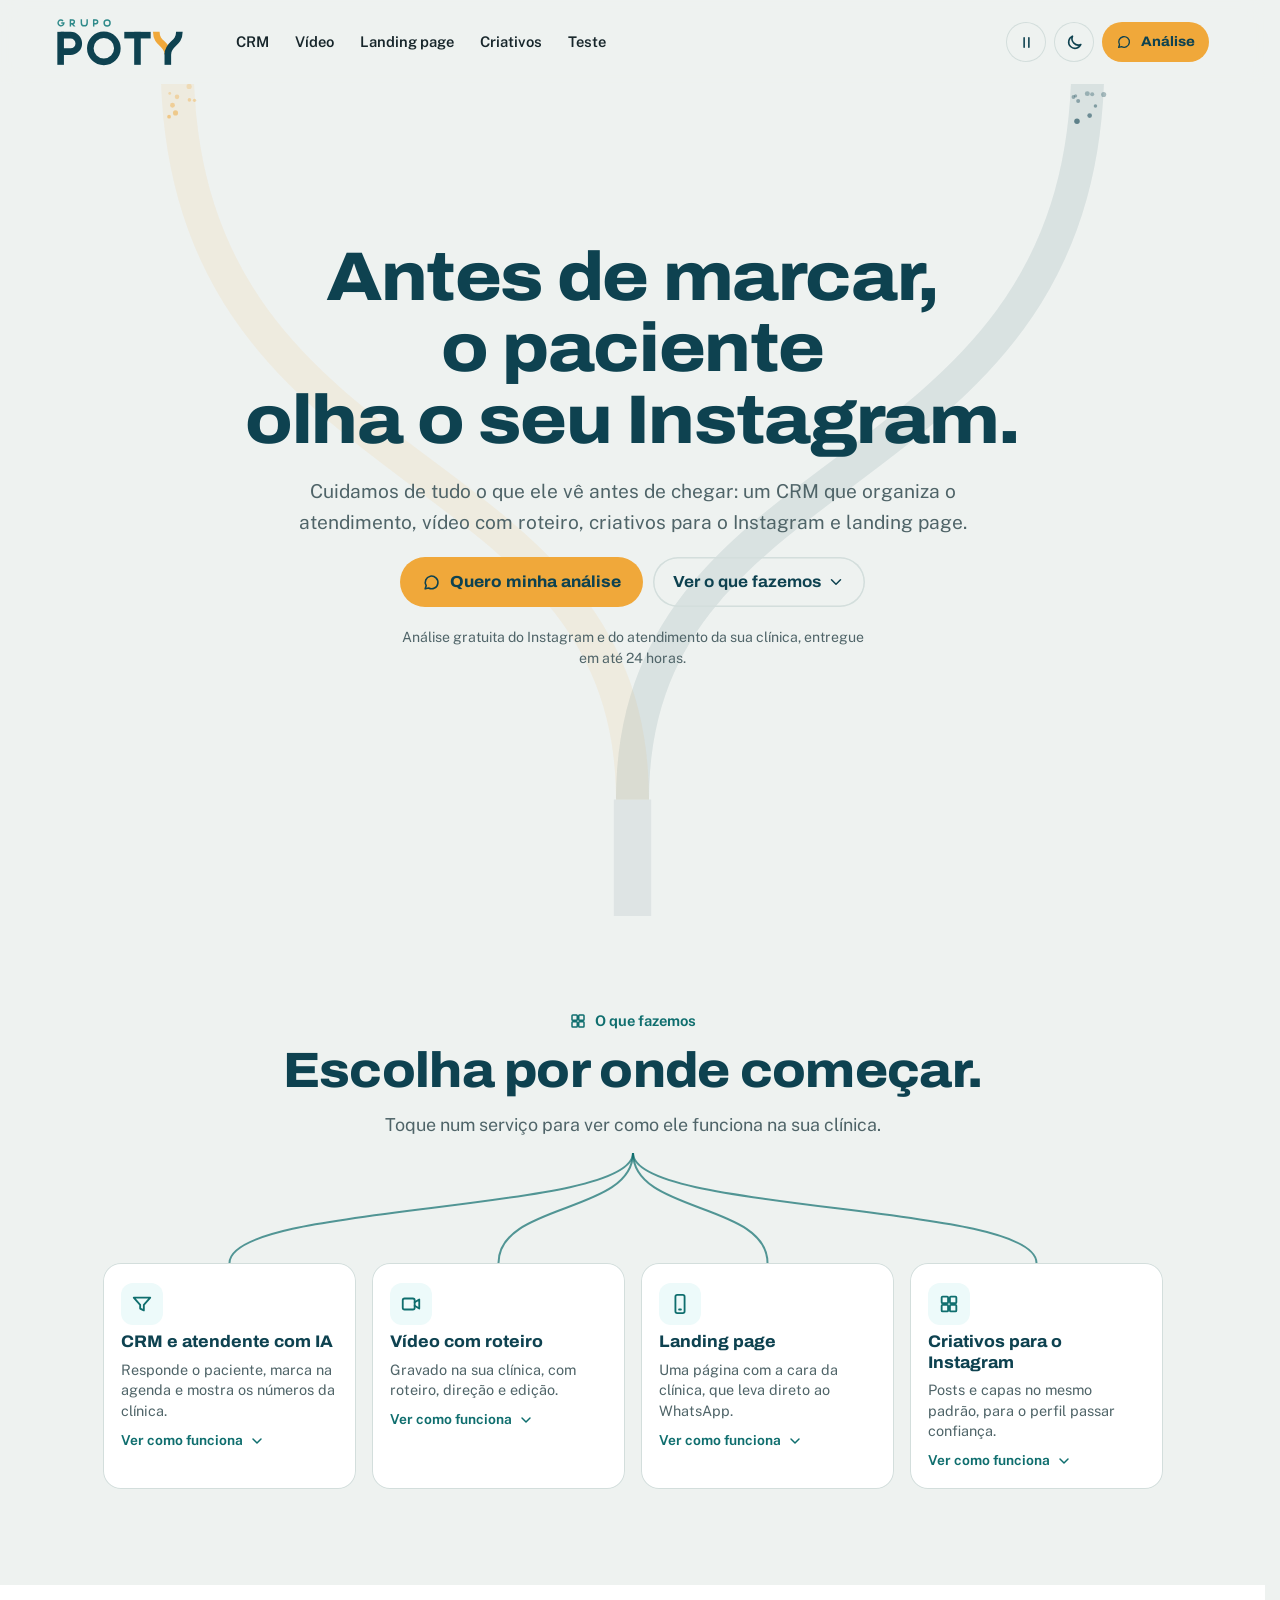
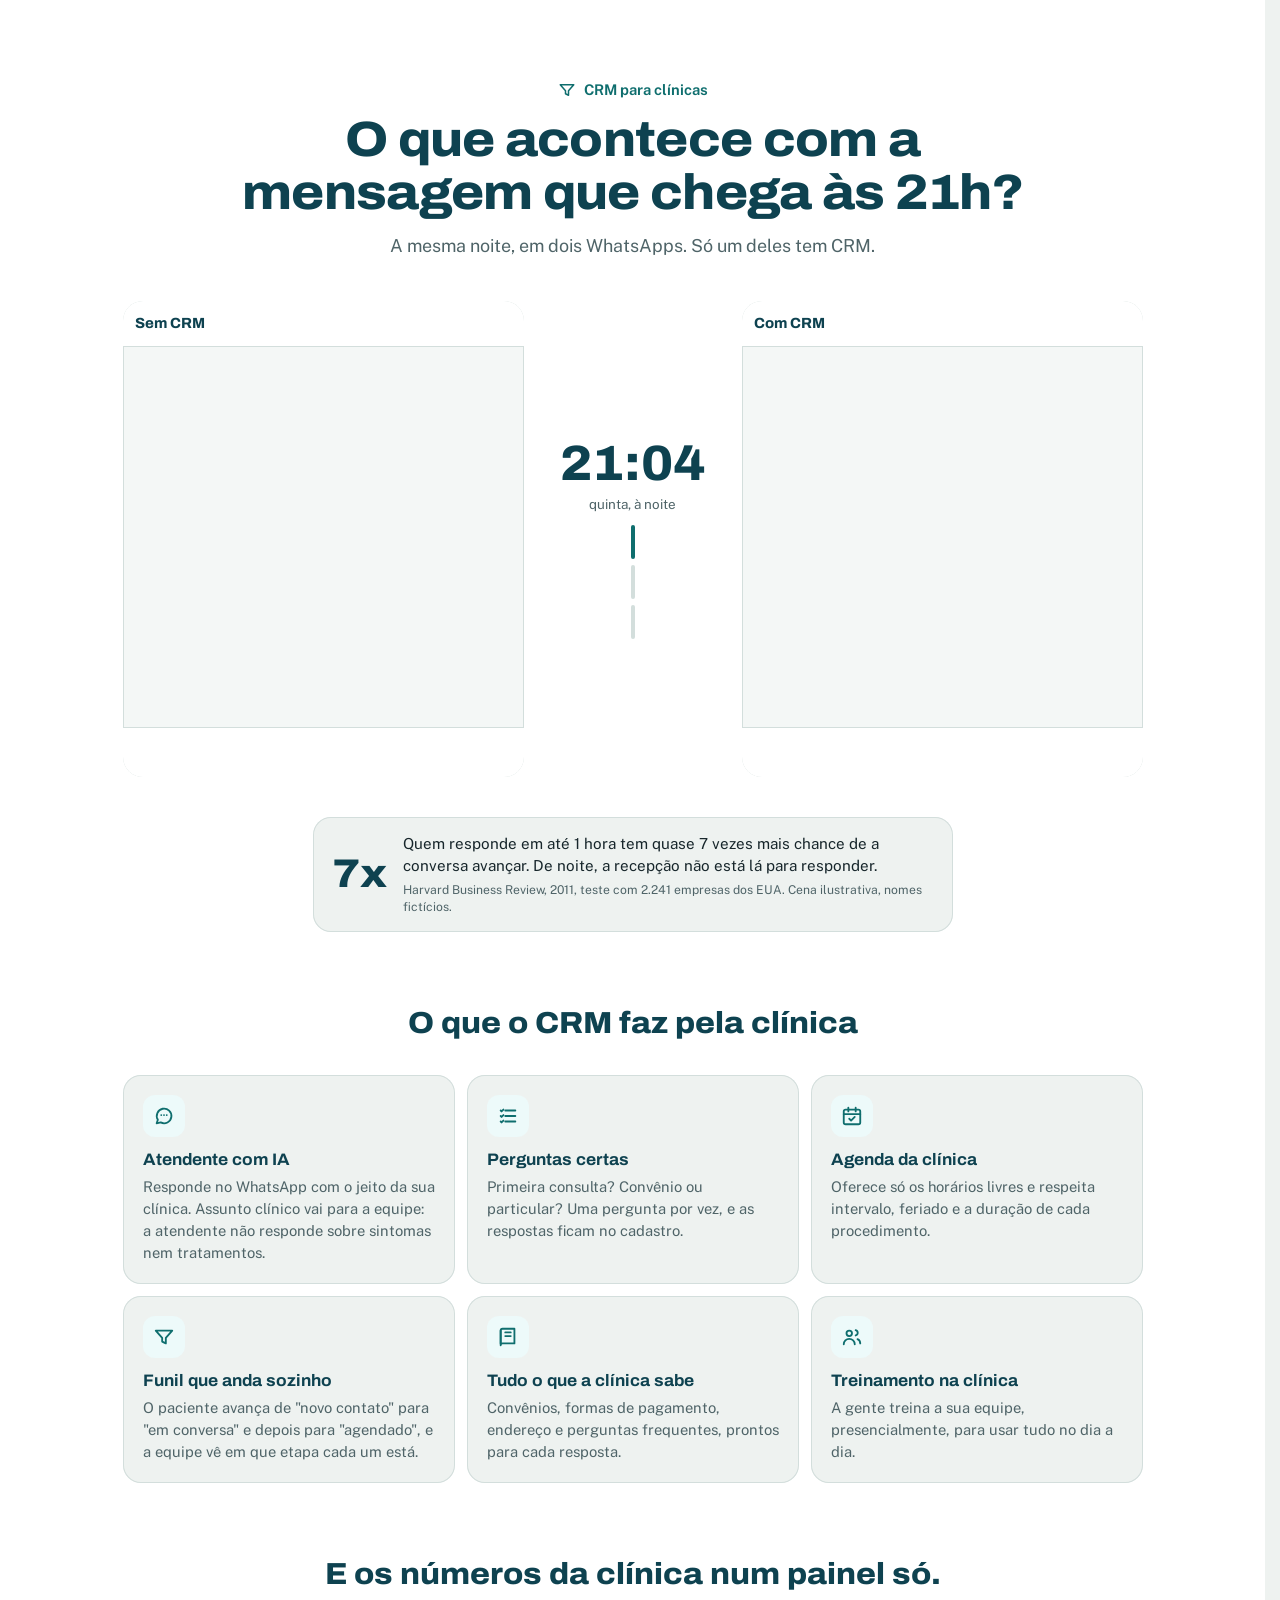
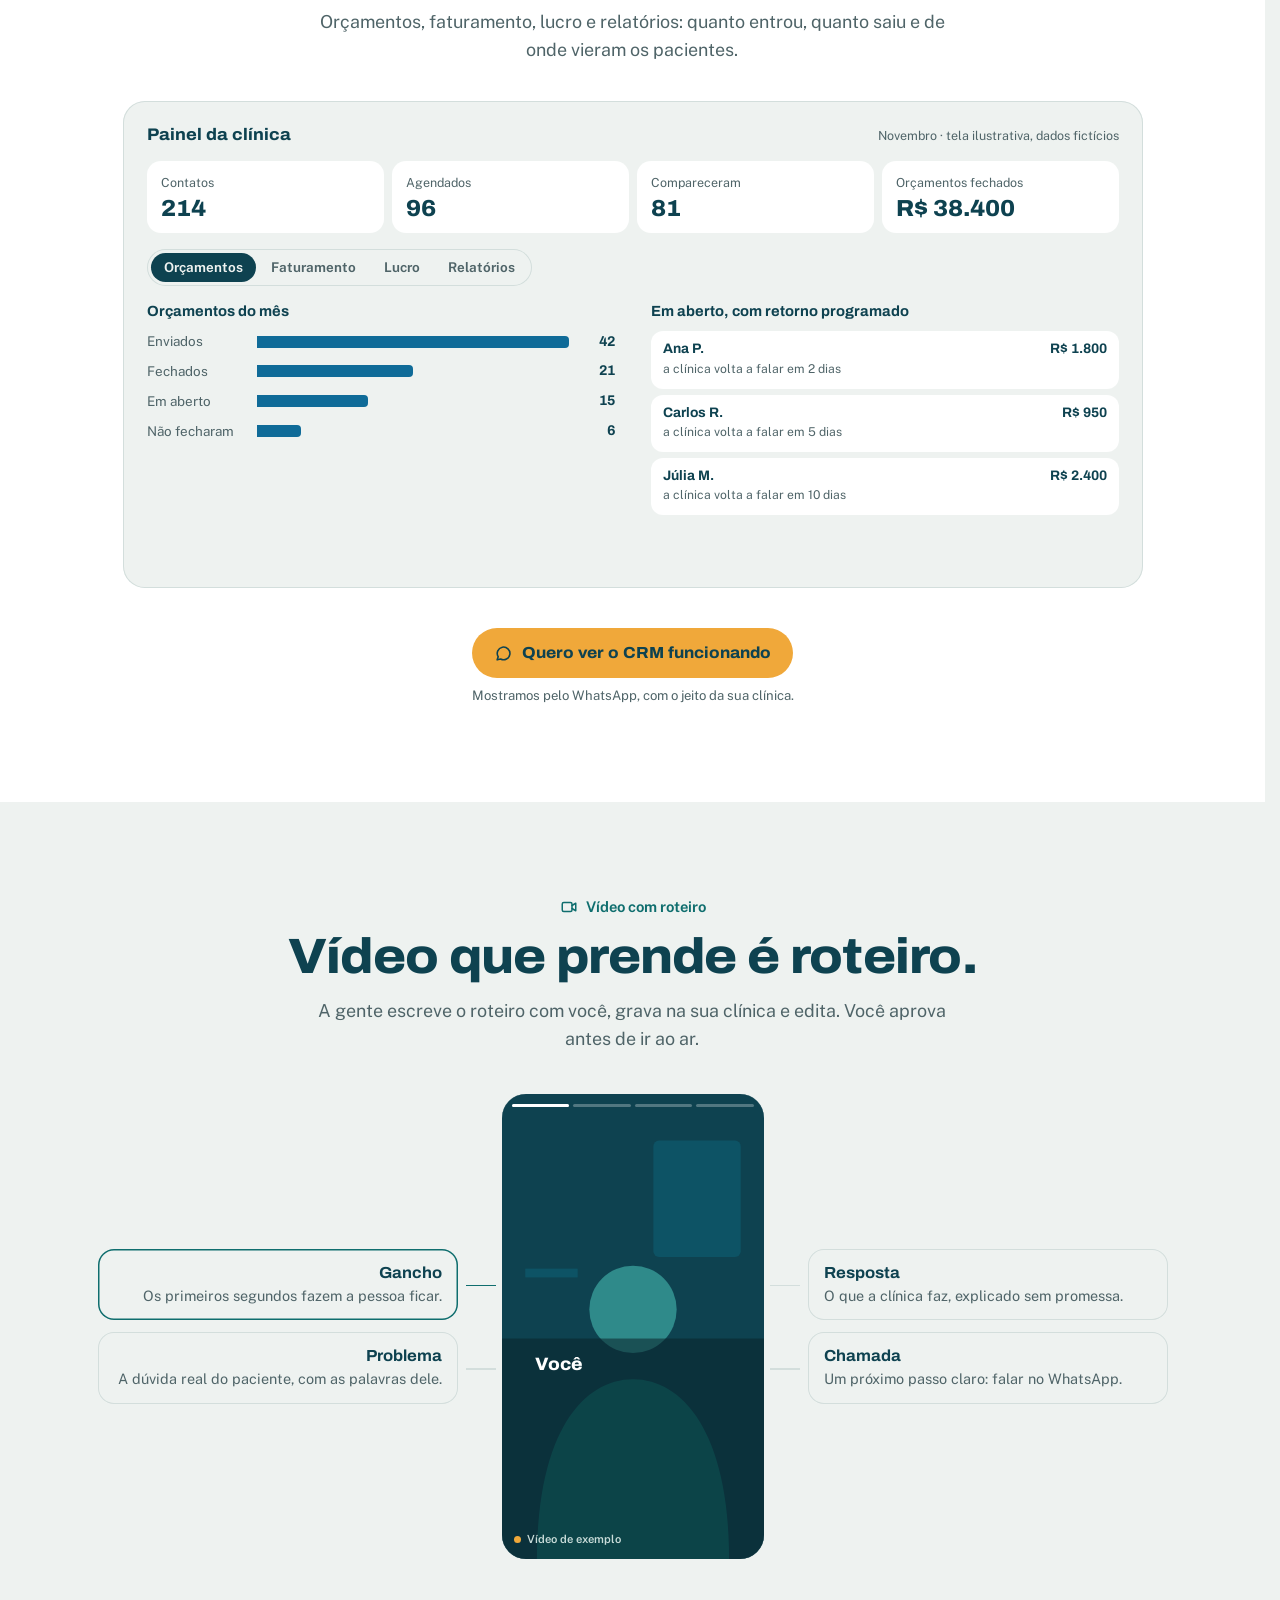
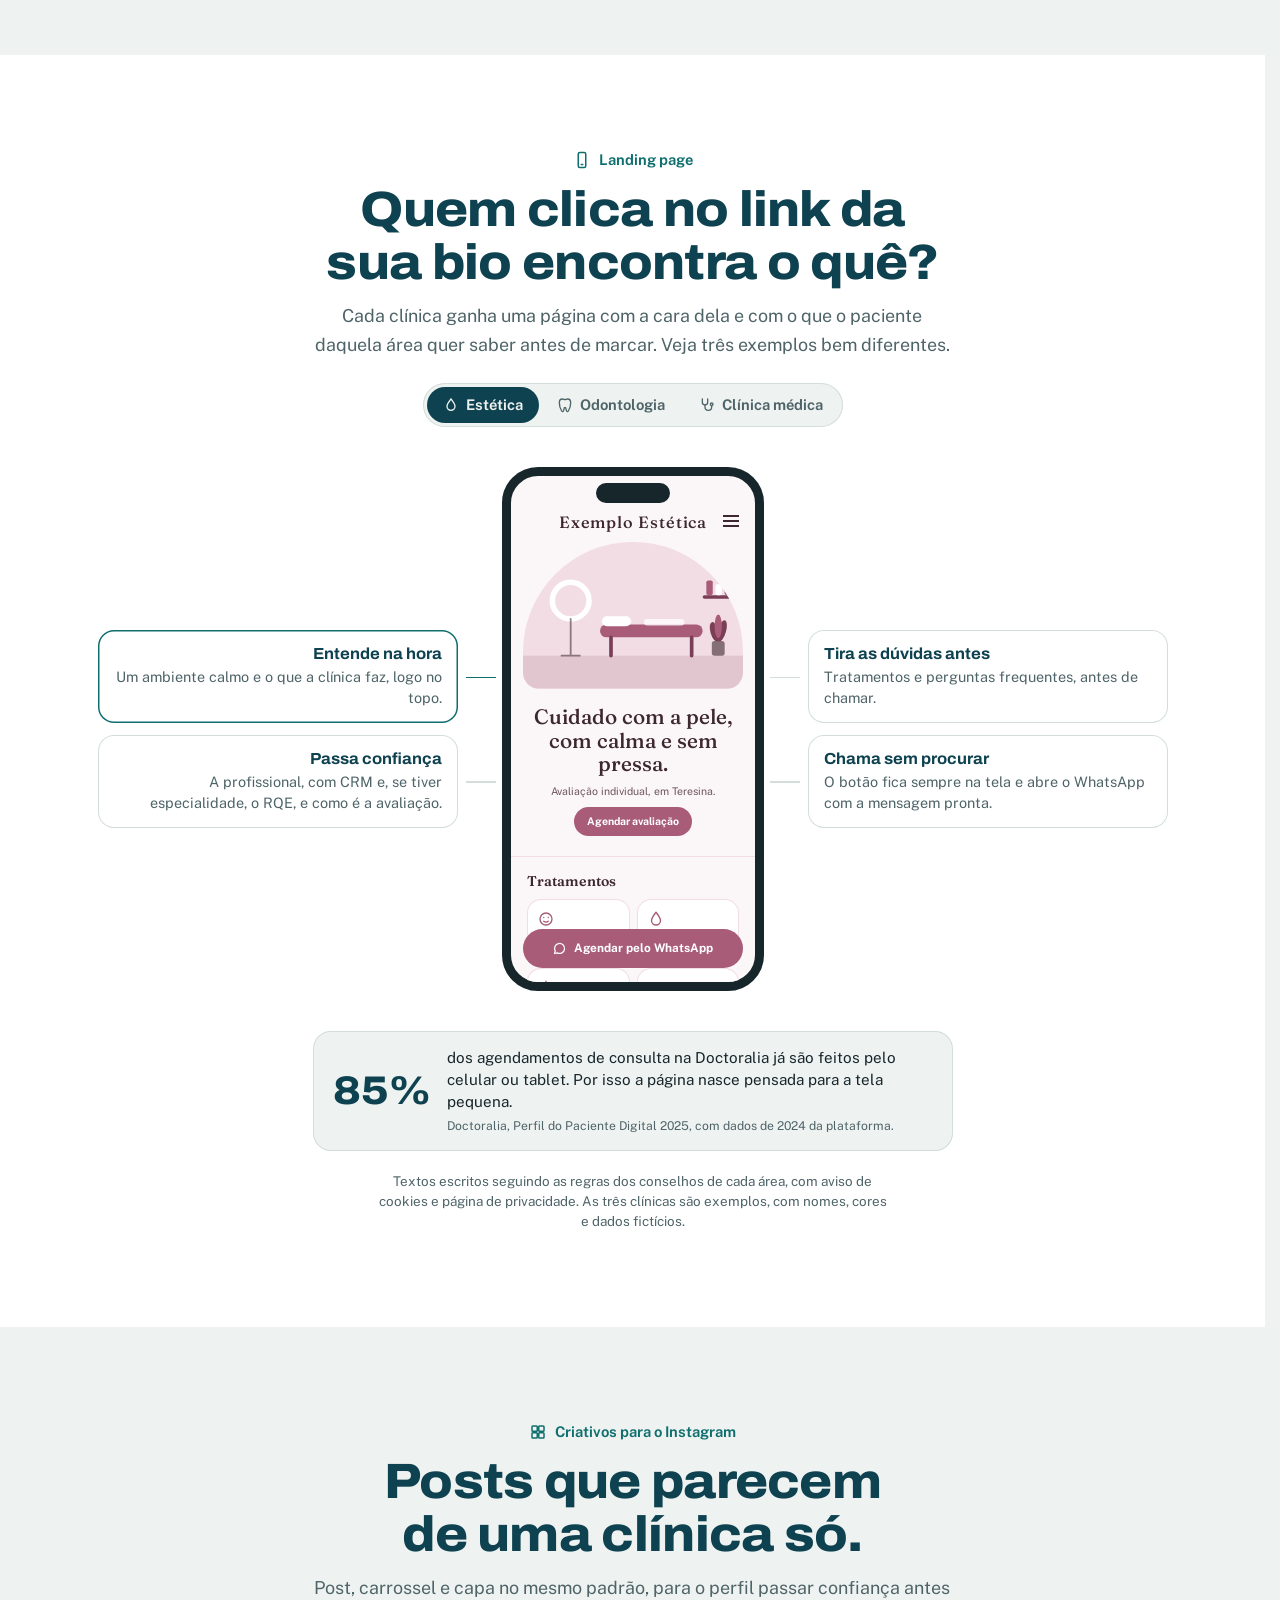
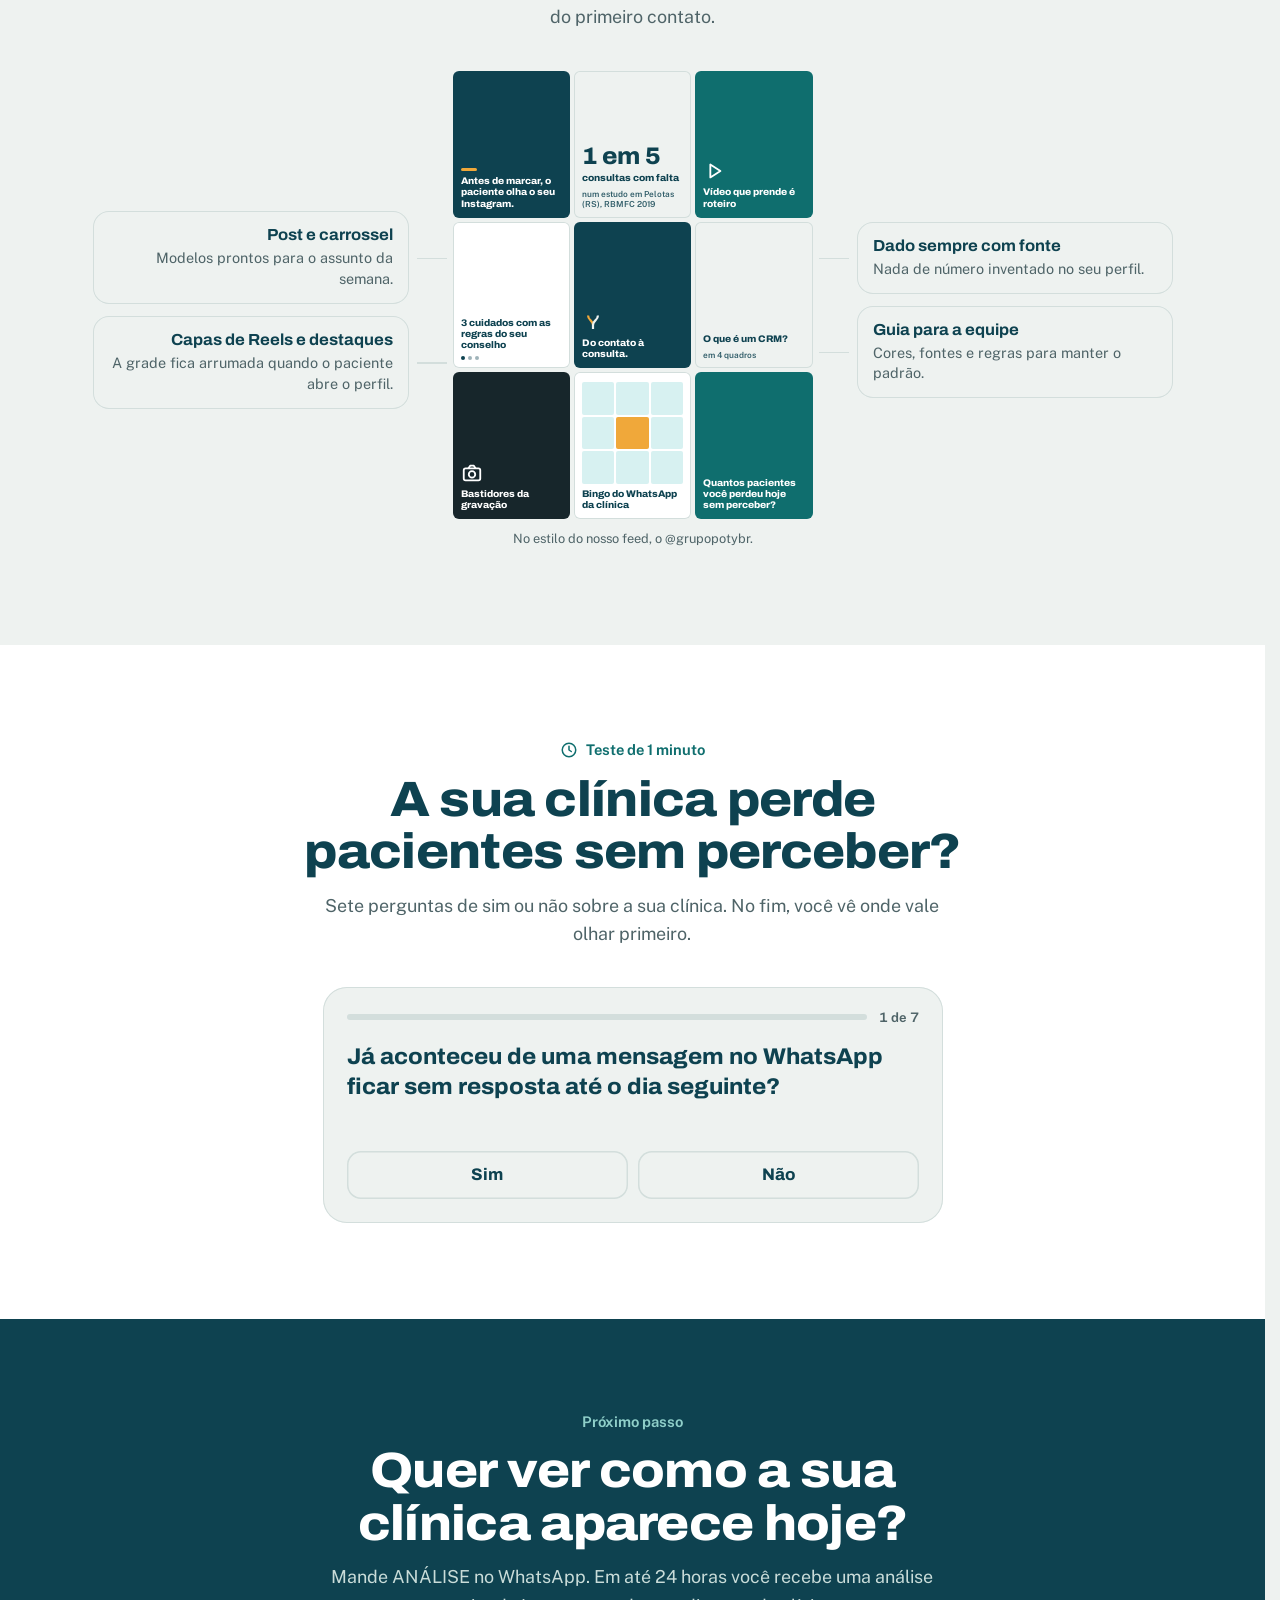
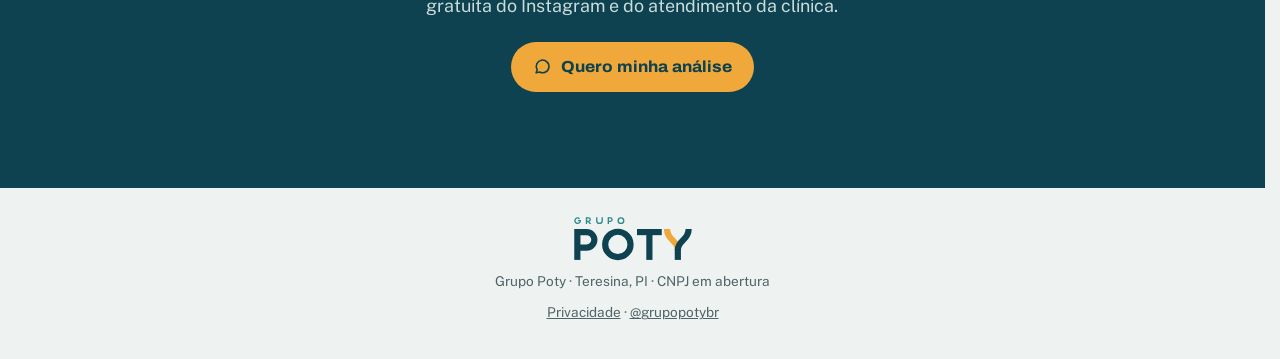
<file: index.html>
<!DOCTYPE html>
<html lang="pt-BR">
<head>
<meta charset="utf-8">
<meta name="viewport" content="width=device-width,initial-scale=1">
<title>Grupo Poty · Do contato à consulta</title>
<meta name="description" content="Cuidamos de tudo o que o paciente vê antes de chegar: CRM que organiza o atendimento, vídeo com roteiro, criativos para o Instagram e landing page. Grupo Poty, Teresina-PI.">
<link rel="canonical" href="https://grupopoty.com.br/">
<meta property="og:type" content="website">
<meta property="og:locale" content="pt_BR">
<meta property="og:site_name" content="Grupo Poty">
<meta property="og:title" content="Grupo Poty · Do contato à consulta">
<meta property="og:description" content="CRM, vídeo com roteiro, criativos para o Instagram e landing page para clínicas de saúde.">
<meta property="og:url" content="https://grupopoty.com.br/">
<meta property="og:image" content="https://grupopoty.com.br/img/og-grupo-poty.png">
<meta property="og:image:alt" content="Símbolo do Grupo Poty: o Y formado por dois rios, um laranja e um claro, sobre o encontro das águas.">
<meta property="og:image:width" content="1080">
<meta property="og:image:height" content="1080">
<meta name="twitter:card" content="summary">
<link rel="icon" type="image/png" href="img/favicon-512.png">
<link rel="apple-touch-icon" href="img/favicon-512.png">
<link rel="preload" href="fonts/archivo-wdth-wght.woff2" as="font" type="font/woff2" crossorigin>
<link rel="preload" href="fonts/public-sans.woff2" as="font" type="font/woff2" crossorigin>
<script>(function(){var d=document.documentElement,t=null,v=null,m=null,s="poty-abertura";d.classList.add("js");
try{t=localStorage.getItem("poty-tema")}catch(e){}
d.dataset.tema=t==="claro"||t==="escuro"?t:(matchMedia("(prefers-color-scheme: dark)").matches?"escuro":"claro");
try{v=sessionStorage.getItem(s)}catch(e){}
try{m=localStorage.getItem("poty-movimento")}catch(e){}
if(!v&&m!=="parado"&&!matchMedia("(prefers-reduced-motion: reduce)").matches)d.classList.add("com-abertura");
// Até o main.js começar a abertura (data-abertura), quem tira a camada é este script: o Pular e,
// se a abertura não começar em 3 s, o timer. Os dois gravam a abertura como vista nesta visita.
function sair(){d.classList.remove("com-abertura");try{sessionStorage.setItem(s,"vista")}catch(e){}}
document.addEventListener("click",function(e){var b=e.target.closest&&e.target.closest("#pular");
if(!b||d.dataset.abertura||!d.classList.contains("com-abertura"))return;var f=document.activeElement===b;sair();
if(f){var h=document.querySelector("#hero h1");if(h){h.setAttribute("tabindex","-1");h.focus({preventScroll:true})}}});
setTimeout(function(){if(!d.dataset.abertura&&d.classList.contains("com-abertura"))sair()},3000)})();</script>
<link rel="stylesheet" href="css/base.css">
<link rel="stylesheet" href="css/secoes.css">
<link rel="stylesheet" href="css/enxuto.css">
<link rel="modulepreload" href="js/main.js">
<link rel="modulepreload" href="js/util.js">
<link rel="modulepreload" href="js/config.js">
<link rel="modulepreload" href="js/abertura.js">
<link rel="modulepreload" href="js/rios.js">
<link rel="modulepreload" href="js/troca.js">
<link rel="modulepreload" href="js/tema.js">
<link rel="modulepreload" href="js/chaves.js">
<link rel="modulepreload" href="js/whatsapp.js">
<link rel="modulepreload" href="js/topo.js">
<link rel="modulepreload" href="js/servicos.js">
<link rel="modulepreload" href="js/noite.js">
<link rel="modulepreload" href="js/painel.js">
<link rel="modulepreload" href="js/video.js">
<link rel="modulepreload" href="js/exemplos.js">
<link rel="modulepreload" href="js/criativos.js">
<link rel="modulepreload" href="js/teste.js">
<link rel="modulepreload" href="js/enxuto.js">
<link rel="modulepreload" href="js/rolagem.js">
<link rel="modulepreload" href="js/movimento.js">
<link rel="modulepreload" href="js/consentimento.js">
</head>
<body>
<div class="abertura" id="abertura">
  <div class="ab-in"><div class="arte" id="arte"><svg class="marca" viewBox="-4 -4 388 147" aria-hidden="true" focusable="false"><g transform="scale(0.22)"><g class="g-grupo" fill="none" stroke-width="20"><path class="l gl" pathLength="1" d="M78.28 21.72A40 40 0 1 0 90 50H54"/><path class="l gl" pathLength="1" d="M180 0V100"/><path class="l gl" pathLength="1" d="M180 10H210A25 25 0 0 1 210 60H180"/><path class="l gl" pathLength="1" d="M331 0V50A40 40 0 0 0 411 50V0"/><path class="l gl" pathLength="1" d="M501 0V100"/><path class="l gl" pathLength="1" d="M501 10H531A25 25 0 0 1 531 60H501"/><circle class="l gl" pathLength="1" cx="686" cy="50" r="41"/></g><path class="perna" d="M211.63 53.54L250.94 100H224.75L196.37 66.46Z"/></g><g transform="translate(0 38)"><g class="g-poty" fill="none" stroke-width="20"><path class="l lp" pathLength="1" d="M10 0V100"/><path class="l lp" pathLength="1" d="M10 10H40A25 25 0 0 1 40 60H10"/><circle class="l lo" pathLength="1" cx="141" cy="50" r="41"/><path class="l lt" pathLength="1" d="M203 10H283"/><path class="l lt" pathLength="1" d="M243 0V100"/><g class="yy"><path class="l y1" pathLength="1" d="M300 0C300 38 335 34 335 68"/><path class="l y2" pathLength="1" d="M370 0C370 38 335 34 335 68"/><path class="l y3" pathLength="1" d="M335 66V100"/></g></g></g></svg><p class="assin" aria-hidden="true">Do contato à consulta.</p></div></div>
  <canvas class="pontos" id="pontos" aria-hidden="true"></canvas>
  <button type="button" class="pular" id="pular" aria-label="Pular abertura">Pular</button>
  <svg class="borda" viewBox="0 0 1200 80" preserveAspectRatio="none" aria-hidden="true"><path d="M0 0H1200V18H780C640 18 560 62 420 62H0Z"/></svg>
</div>


<header class="s-topo">
  <span class="logo" role="img" aria-label="Grupo Poty"><svg class="marca" viewBox="-4 -4 388 147" aria-hidden="true" focusable="false"><g transform="scale(0.22)"><g class="g-grupo" fill="none" stroke-width="20"><path class="l gl" pathLength="1" d="M78.28 21.72A40 40 0 1 0 90 50H54"/><path class="l gl" pathLength="1" d="M180 0V100"/><path class="l gl" pathLength="1" d="M180 10H210A25 25 0 0 1 210 60H180"/><path class="l gl" pathLength="1" d="M331 0V50A40 40 0 0 0 411 50V0"/><path class="l gl" pathLength="1" d="M501 0V100"/><path class="l gl" pathLength="1" d="M501 10H531A25 25 0 0 1 531 60H501"/><circle class="l gl" pathLength="1" cx="686" cy="50" r="41"/></g><path class="perna" d="M211.63 53.54L250.94 100H224.75L196.37 66.46Z"/></g><g transform="translate(0 38)"><g class="g-poty" fill="none" stroke-width="20"><path class="l lp" pathLength="1" d="M10 0V100"/><path class="l lp" pathLength="1" d="M10 10H40A25 25 0 0 1 40 60H10"/><circle class="l lo" pathLength="1" cx="141" cy="50" r="41"/><path class="l lt" pathLength="1" d="M203 10H283"/><path class="l lt" pathLength="1" d="M243 0V100"/><g class="yy"><path class="l y1" pathLength="1" d="M300 0C300 38 335 34 335 68"/><path class="l y2" pathLength="1" d="M370 0C370 38 335 34 335 68"/><path class="l y3" pathLength="1" d="M335 66V100"/></g></g></g></svg></span>
  <nav class="menu" aria-label="Principal"><a href="#s-crm">CRM</a><a href="#s-video">Vídeo</a><a href="#s-lp">Landing page</a><a href="#s-cr">Criativos</a><a href="#s-teste">Teste</a></nav>
  <div class="acoes">
    <button type="button" class="movimento" id="movimento" aria-pressed="false" aria-label="Pausar animações">
      <svg class="pausa-i" viewBox="0 0 24 24" aria-hidden="true"><path d="M9 6v12M15 6v12"/></svg>
      <svg class="toca-i" viewBox="0 0 24 24" aria-hidden="true"><path d="M8 5.5v13l10-6.5z"/></svg>
    </button>
    <button type="button" class="tema" id="tema" aria-label="Trocar entre claro e escuro">
      <svg class="lua-i" viewBox="0 0 24 24" aria-hidden="true"><path d="M20 14.5A8 8 0 0 1 9.5 4a8 8 0 1 0 10.5 10.5z"/></svg>
      <svg class="sol-i" viewBox="0 0 24 24" aria-hidden="true"><circle cx="12" cy="12" r="4"/><path d="M12 2v2M12 20v2M4.9 4.9l1.4 1.4M17.7 17.7l1.4 1.4M2 12h2M20 12h2M4.9 19.1l1.4-1.4M17.7 6.3l1.4-1.4"/></svg>
    </button>
    <a class="b-sol" data-wa="analise" data-botao="topo" href="https://wa.me/5586994439576?text=AN%C3%81LISE" target="_blank" rel="noopener"><svg viewBox="0 0 24 24" aria-hidden="true"><path d="M4 20l1.3-3.9A8 8 0 1 1 8.4 19z"/></svg>Análise</a>
  </div>
</header>

<main>
<section class="hero" id="hero">
  <canvas class="rios" id="rios" aria-hidden="true"></canvas>
  <div class="txt" id="hero-txt">
    <h1>
      <span class="so-leitor">Antes de marcar, o paciente olha o seu Instagram, abre o seu site e chama no WhatsApp.</span>
      <span class="h-fixo" aria-hidden="true">Antes de marcar, o paciente</span>
      <span class="troca" id="troca" aria-hidden="true"><span class="on">olha o seu Instagram.</span><span>abre o seu site.</span><span>chama no WhatsApp.</span></span>
    </h1>
    <p class="lead">Cuidamos de tudo o que ele vê antes de chegar: um CRM que organiza o atendimento, vídeo com roteiro, criativos para o Instagram e landing page.</p>
    <div class="bts">
      <a class="b-sol" data-wa="analise" data-botao="primeira-tela" href="https://wa.me/5586994439576?text=AN%C3%81LISE" target="_blank" rel="noopener"><svg viewBox="0 0 24 24" aria-hidden="true"><path d="M4 20l1.3-3.9A8 8 0 1 1 8.4 19z"/></svg>Quero minha análise</a>
      <a class="b-lin" href="#s-hub">Ver o que fazemos<svg class="seta" viewBox="0 0 24 24" aria-hidden="true"><path d="M6 9l6 6 6-6"/></svg></a>
    </div>
    <p class="micro">Análise gratuita do Instagram e do atendimento da sua clínica, entregue em até 24 horas.</p>
  </div>
</section>

  <section class="sec hub" id="s-hub">
    <p class="rot"><svg viewBox="0 0 24 24" aria-hidden="true"><rect x="4" y="4" width="7" height="7" rx="1"/><rect x="13" y="4" width="7" height="7" rx="1"/><rect x="4" y="13" width="7" height="7" rx="1"/><rect x="13" y="13" width="7" height="7" rx="1"/></svg>O que fazemos</p>
    <h2>Escolha por onde começar.</h2>
    <p class="lead">Toque num serviço para ver como ele funciona na sua clínica.</p>
    <div class="servicos4" id="servicos4">
      <svg class="ramos" id="ramos" aria-hidden="true"></svg>
      <a class="sv" href="#s-crm" data-alvo="s-crm"><span class="ic"><svg viewBox="0 0 24 24" aria-hidden="true"><path d="M3 5h18l-7 8v6l-4-2v-4z"/></svg></span><b data-chave="atendenteIA">CRM e atendente com IA</b><b data-chave-off="atendenteIA" hidden>CRM com WhatsApp</b><span data-chave="atendenteIA">Responde o paciente, marca na agenda e mostra os números da clínica.</span><span data-chave-off="atendenteIA" hidden>Organiza as conversas do WhatsApp e mostra os números da clínica.</span><em>Ver como funciona <svg viewBox="0 0 24 24" aria-hidden="true"><path d="M6 9l6 6 6-6"/></svg></em></a>
      <a class="sv" href="#s-video" data-alvo="s-video"><span class="ic"><svg viewBox="0 0 24 24" aria-hidden="true"><rect x="3" y="6" width="13" height="12" rx="2"/><path d="M16 10l5-3v10l-5-3"/></svg></span><b>Vídeo com roteiro</b><span>Gravado na sua clínica, com roteiro, direção e edição.</span><em>Ver como funciona <svg viewBox="0 0 24 24" aria-hidden="true"><path d="M6 9l6 6 6-6"/></svg></em></a>
      <a class="sv" href="#s-lp" data-alvo="s-lp"><span class="ic"><svg viewBox="0 0 24 24" aria-hidden="true"><rect x="7" y="2" width="10" height="20" rx="2"/><path d="M11 18h2"/></svg></span><b>Landing page</b><span>Uma página com a cara da clínica, que leva direto ao WhatsApp.</span><em>Ver como funciona <svg viewBox="0 0 24 24" aria-hidden="true"><path d="M6 9l6 6 6-6"/></svg></em></a>
      <a class="sv" href="#s-cr" data-alvo="s-cr"><span class="ic"><svg viewBox="0 0 24 24" aria-hidden="true"><rect x="4" y="4" width="7" height="7" rx="1"/><rect x="13" y="4" width="7" height="7" rx="1"/><rect x="4" y="13" width="7" height="7" rx="1"/><rect x="13" y="13" width="7" height="7" rx="1"/></svg></span><b>Criativos para o Instagram</b><span>Posts e capas no mesmo padrão, para o perfil passar confiança.</span><em>Ver como funciona <svg viewBox="0 0 24 24" aria-hidden="true"><path d="M6 9l6 6 6-6"/></svg></em></a>
    </div>
  </section>

  <section class="sec alt servico" id="s-crm">
    <p class="rot"><svg viewBox="0 0 24 24" aria-hidden="true"><path d="M3 5h18l-7 8v6l-4-2v-4z"/></svg>CRM para clínicas</p>
    <h2 data-chave="atendenteIA">O que acontece com a mensagem que chega às 21h?</h2>
    <h2 data-chave-off="atendenteIA" hidden>O que acontece com a mensagem que ninguém viu?</h2>
    <p class="lead" data-chave="atendenteIA">A mesma noite, em dois WhatsApps. Só um deles tem CRM.</p>
    <p class="lead" data-chave-off="atendenteIA" hidden>A mesma manhã, em dois WhatsApps. Só um deles tem CRM.</p>
    <div class="noite" id="noite" role="group" aria-label="Comparação ilustrativa entre um WhatsApp sem CRM e outro com CRM, com nomes fictícios">
      <div class="n-pai n-sem" id="n-sem" aria-hidden="true">
        <div class="n-cab"><b>Sem CRM</b><span class="pill ruim" id="n-pill-a">10 sem resposta</span></div>
        <div class="n-chat"><div class="msg pac">Oi, boa noite. Vocês atendem sábado?<time>21:04</time></div><div class="msg pac">queria ver se tem horário pra esse sábado<time>21:05</time></div><div class="msg sis ruim">9 conversas novas, ninguém respondeu</div><div class="msg cli">Bom dia, desculpe a demora. Ainda quer marcar para sábado?<time>08:12</time></div><div class="msg pac">ah, já consegui em outra clínica ontem à noite. obrigada<time>08:15</time></div></div>
        <div class="n-res"><span class="tag err">Marcou em outra clínica</span></div>
      </div>
      <div class="n-hora" id="n-hora" aria-hidden="true"><b>08:00</b><span>sexta, a recepção abre</span><div class="n-marcas"><i class="on"></i><i class="on"></i><i class="on"></i></div></div>
      <div class="n-pai n-com" id="n-com" aria-hidden="true">
        <div class="n-cab"><b>Com CRM</b><span class="pill bom" id="n-pill-b">respondida na hora</span></div>
        <div class="n-chat"><div class="msg pac">Oi, boa noite. Vocês atendem sábado?<time>21:04</time></div><div class="msg cli">Boa noite. Atendemos, sim, das 8h às 12h. Você já é paciente aqui ou seria a primeira vez?<time>21:04</time></div><div class="msg pac">primeira vez<time>21:05</time></div><div class="msg cli">Que bom que você procurou a gente. A consulta seria pelo plano de saúde ou particular?<time>21:05</time></div><div class="msg pac">pelo plano. vocês aceitam o Plano Exemplo?<time>21:06</time></div><div class="msg cli">Aceitamos, sim. Para sábado tenho 9h ou 10h30. Qual fica melhor para você?<time>21:06</time></div><div class="msg pac">9h tá ótimo<time>21:07</time></div><div class="msg cli">Combinado: sábado, às 9h. Se precisar mudar, é só me chamar aqui.<time>21:07</time></div><div class="msg sis">Marina foi para Agendado · 1ª consulta · plano</div></div>
        <div class="n-res"><span class="tag ok">Na agenda: sábado, 9h</span></div>
      </div>
      <p class="so-leitor" id="n-resumo">Sem CRM: a mensagem das 21h fica sem resposta até de manhã, e a paciente marca em outra clínica. Com CRM: a atendente responde na hora, pergunta se é a primeira consulta e se é pelo plano ou particular, e marca sábado às 9h.</p>
    </div>
    <div class="gat">
      <b>7x</b>
      <p data-chave="atendenteIA">Quem responde em até 1 hora tem quase 7 vezes mais chance de a conversa avançar. De noite, a recepção não está lá para responder.<small>Harvard Business Review, 2011, teste com 2.241 empresas dos EUA. Cena ilustrativa, nomes fictícios.</small></p>
      <p data-chave-off="atendenteIA" hidden>Quem responde em até 1 hora tem quase 7 vezes mais chance de a conversa avançar. Com o CRM, a equipe começa o dia sabendo quem está esperando.<small>Harvard Business Review, 2011, teste com 2.241 empresas dos EUA. Cena ilustrativa, nomes fictícios.</small></p>
    </div>

    <div class="dobra" id="dobra-1"><button type="button" class="d-bt" aria-expanded="false" aria-controls="dobra-1-c"><span><b>O que o CRM faz pela clínica</b><small>6 funções, além do WhatsApp</small></span><i aria-hidden="true"></i></button><div class="d-corpo" id="dobra-1-c"><div class="d-in"><h3 class="sub">O que o CRM faz pela clínica</h3>
    <ul class="f6">
      <li data-chave="atendenteIA"><span class="ic"><svg viewBox="0 0 24 24" aria-hidden="true"><path d="M4 20l1.3-3.9A8 8 0 1 1 8.4 19z"/><path d="M9 11h.01M12 11h.01M15 11h.01"/></svg></span><b>Atendente com IA</b><span>Responde no WhatsApp com o jeito da sua clínica. Assunto clínico vai para a equipe: a atendente não responde sobre sintomas nem tratamentos.</span></li>
      <li><span class="ic"><svg viewBox="0 0 24 24" aria-hidden="true"><path d="M9 6h11M9 12h11M9 18h11"/><path d="M4 6l1 1 2-2M4 12l1 1 2-2M4 18l1 1 2-2"/></svg></span><b>Perguntas certas</b><span>Primeira consulta? Convênio ou particular? Uma pergunta por vez, e as respostas ficam no cadastro.</span></li>
      <li><span class="ic"><svg viewBox="0 0 24 24" aria-hidden="true"><rect x="3" y="5" width="18" height="16" rx="2"/><path d="M3 10h18M8 3v4M16 3v4M9 15l2 2 4-4"/></svg></span><b>Agenda da clínica</b><span>Oferece só os horários livres e respeita intervalo, feriado e a duração de cada procedimento.</span></li>
      <li><span class="ic"><svg viewBox="0 0 24 24" aria-hidden="true"><path d="M3 5h18l-7 8v6l-4-2v-4z"/></svg></span><b>Funil que anda sozinho</b><span>O paciente avança de "novo contato" para "em conversa" e depois para "agendado", e a equipe vê em que etapa cada um está.</span></li>
      <li><span class="ic"><svg viewBox="0 0 24 24" aria-hidden="true"><path d="M4 5a2 2 0 0 1 2-2h13v16H6a2 2 0 0 0-2 2z"/><path d="M4 19V5M9 7h6M9 11h6"/></svg></span><b>Tudo o que a clínica sabe</b><span>Convênios, formas de pagamento, endereço e perguntas frequentes, prontos para cada resposta.</span></li>
      <li><span class="ic"><svg viewBox="0 0 24 24" aria-hidden="true"><circle cx="9" cy="8" r="3"/><path d="M3 20c0-3.3 2.7-6 6-6s6 2.7 6 6"/><path d="M16 4.5a3 3 0 0 1 0 5.8M18 14.3c1.8.8 3 2.6 3 4.7"/></svg></span><b>Treinamento na clínica</b><span>A gente treina a sua equipe, presencialmente, para usar tudo no dia a dia.</span></li>
    </ul></div></div></div>
    <div class="dobra" id="dobra-2"><button type="button" class="d-bt" aria-expanded="false" aria-controls="dobra-2-c"><span><b>Painel da clínica</b><small data-chave="financeiro">Orçamentos, faturamento, lucro e relatórios</small><small data-chave-off="financeiro" hidden>Orçamentos e relatórios</small></span><i aria-hidden="true"></i></button><div class="d-corpo" id="dobra-2-c"><div class="d-in"><h3 class="sub">E os números da clínica num painel só.</h3>
    <p class="lead lead-p" data-chave="financeiro">Orçamentos, faturamento, lucro e relatórios: quanto entrou, quanto saiu e de onde vieram os pacientes.</p>
    <p class="lead lead-p" data-chave-off="financeiro" hidden>Orçamentos e relatórios: quantos chegaram, quantos marcaram e de onde vieram os pacientes.</p>
    <div class="painel" id="painel" role="group" aria-label="Painel ilustrativo da clínica, com dados fictícios">
      <div class="p-topo"><b>Painel da clínica</b><span>Novembro · tela ilustrativa, dados fictícios</span></div>
      <div class="p-kpis">
        <div><span>Contatos</span><b data-n="214">214</b></div>
        <div><span>Agendados</span><b data-n="96">96</b></div>
        <div><span>Compareceram</span><b data-n="81">81</b></div>
        <div data-chave="financeiro"><span>Orçamentos fechados</span><b data-n="38400" data-moeda>R$ 38.400</b></div>
      </div>
      <div class="p-abas" role="tablist" aria-label="Partes do painel">
        <button type="button" role="tab" data-aba="orc" id="aba-orc" aria-controls="pa-orc" aria-selected="true">Orçamentos</button>
        <button type="button" role="tab" data-aba="fat" id="aba-fat" aria-controls="pa-fat" data-chave="financeiro" aria-selected="false">Faturamento</button>
        <button type="button" role="tab" data-aba="luc" id="aba-luc" aria-controls="pa-luc" data-chave="financeiro" aria-selected="false">Lucro</button>
        <button type="button" role="tab" data-aba="rel" id="aba-rel" aria-controls="pa-rel" aria-selected="false">Relatórios</button>
      </div>
      <div class="p-palco">
        <div class="p-aba" data-aba="orc" id="pa-orc" aria-labelledby="aba-orc" tabindex="0" role="tabpanel">
          <div class="p-duas">
            <div>
              <p class="p-t">Orçamentos do mês</p>
              <ul class="barras">
                <li data-dica="Enviados: 42"><span>Enviados</span><i style="--v:1"></i><b>42</b></li>
                <li data-dica="Fechados: 21"><span>Fechados</span><i style="--v:.5"></i><b>21</b></li>
                <li data-dica="Em aberto: 15"><span>Em aberto</span><i style="--v:.357"></i><b>15</b></li>
                <li data-dica="Não fecharam: 6"><span>Não fecharam</span><i style="--v:.143"></i><b>6</b></li>
              </ul>
            </div>
            <div>
              <p class="p-t">Em aberto, com retorno programado</p>
              <ul class="p-lista">
                <li><b>Ana P.</b><span>R$ 1.800</span><em>a clínica volta a falar em 2 dias</em></li>
                <li><b>Carlos R.</b><span>R$ 950</span><em>a clínica volta a falar em 5 dias</em></li>
                <li><b>Júlia M.</b><span>R$ 2.400</span><em>a clínica volta a falar em 10 dias</em></li>
              </ul>
            </div>
          </div>
        </div>
        <div class="p-aba" data-aba="fat" id="pa-fat" aria-labelledby="aba-fat" tabindex="0" data-chave="financeiro" role="tabpanel" hidden>
          <p class="p-hero"><b>R$ 38.400</b><span>no mês, em orçamentos fechados</span></p>
          <p class="p-t">Por semana</p>
          <div class="colunas">
            <div data-dica="Semana 1: R$ 7.200"><b>R$ 7,2 mil</b><i style="--v:.6"></i><span>Sem 1</span></div>
            <div data-dica="Semana 2: R$ 9.600"><b>R$ 9,6 mil</b><i style="--v:.8"></i><span>Sem 2</span></div>
            <div data-dica="Semana 3: R$ 12.000"><b>R$ 12 mil</b><i style="--v:1"></i><span>Sem 3</span></div>
            <div data-dica="Semana 4: R$ 9.600"><b>R$ 9,6 mil</b><i style="--v:.8"></i><span>Sem 4</span></div>
          </div>
        </div>
        <div class="p-aba" data-aba="luc" id="pa-luc" aria-labelledby="aba-luc" tabindex="0" data-chave="financeiro" role="tabpanel" hidden>
          <p class="p-hero"><b>R$ 16.700</b><span>de lucro no mês</span></p>
          <ul class="barras largas">
            <li data-dica="Faturamento: R$ 38.400"><span>Faturamento</span><i style="--v:1"></i><b>R$ 38.400</b></li>
            <li data-dica="Custos: R$ 21.700"><span>Custos</span><i style="--v:.565"></i><b>R$ 21.700</b></li>
            <li data-dica="Lucro: R$ 16.700"><span>Lucro</span><i style="--v:.435"></i><b>R$ 16.700</b></li>
          </ul>
          <p class="p-obs">A própria clínica informa os custos: aluguel, equipe e material.</p>
        </div>
        <div class="p-aba" data-aba="rel" id="pa-rel" aria-labelledby="aba-rel" tabindex="0" role="tabpanel" hidden>
          <div class="p-duas">
            <div>
              <p class="p-t">Do contato à consulta</p>
              <ul class="barras">
                <li data-dica="Contatos: 214"><span>Contatos</span><i style="--v:1"></i><b>214</b></li>
                <li data-dica="Agendados: 96"><span>Agendados</span><i style="--v:.449"></i><b>96</b></li>
                <li data-dica="Compareceram: 81"><span>Compareceram</span><i style="--v:.379"></i><b>81</b></li>
                <li data-dica="Orçamentos: 42"><span>Orçamentos</span><i style="--v:.196"></i><b>42</b></li>
                <li data-dica="Fecharam: 21"><span>Fecharam</span><i style="--v:.098"></i><b>21</b></li>
              </ul>
            </div>
            <div>
              <p class="p-t">De onde vieram</p>
              <div class="seg4"><i class="s1" style="--g:46" data-dica="Instagram: 46%"></i><i class="s2" style="--g:27" data-dica="Indicação: 27%"></i><i class="s3" style="--g:17" data-dica="Google: 17%"></i><i class="s4" style="--g:10" data-dica="Outros: 10%"></i></div>
              <ul class="leg4"><li><i class="s1"></i>Instagram <b>46%</b></li><li><i class="s2"></i>Indicação <b>27%</b></li><li><i class="s3"></i>Google <b>17%</b></li><li><i class="s4"></i>Outros <b>10%</b></li></ul>
              <div class="p-mini"><div><span>Tempo de resposta</span><b>2 min</b></div><div><span>Faltas</span><b>16%</b></div></div>
            </div>
          </div>
        </div>
      </div>
      <span class="p-dica" aria-hidden="true"></span>
    </div></div></div></div>
    <div class="cta-crm">
      <a class="b-sol" data-wa="crm" data-botao="crm" href="https://wa.me/5586994439576?text=Quero%20ver%20o%20CRM%20funcionando" target="_blank" rel="noopener"><svg viewBox="0 0 24 24" aria-hidden="true"><path d="M4 20l1.3-3.9A8 8 0 1 1 8.4 19z"/></svg>Quero ver o CRM funcionando</a>
      <small>Mostramos pelo WhatsApp, com o jeito da sua clínica.</small>
    </div>
  </section>

  <section class="sec servico" id="s-video">
    <p class="rot"><svg viewBox="0 0 24 24" aria-hidden="true"><rect x="3" y="6" width="13" height="12" rx="2"/><path d="M16 10l5-3v10l-5-3"/></svg>Vídeo com roteiro</p>
    <h2>Vídeo que prende é roteiro.</h2>
    <p class="lead">A gente escreve o roteiro com você, grava na sua clínica e edita. Você aprova antes de ir ao ar.</p>
    <div class="cena" id="cena-video">
      <ol class="itens esq"><li data-p="0"><b>Gancho</b><span>Os primeiros segundos fazem a pessoa ficar.</span></li><li data-p="1"><b>Problema</b><span>A dúvida real do paciente, com as palavras dele.</span></li></ol>
      <div class="centro v-tela" aria-hidden="true">
        <svg class="fundo" viewBox="0 0 90 160" preserveAspectRatio="xMidYMid slice" aria-hidden="true">
          <rect width="90" height="160" fill="#0E4250"/><rect x="52" y="16" width="30" height="40" rx="2" fill="#0D5365"/><rect x="8" y="60" width="18" height="3" fill="#0D5365"/>
          <circle cx="45" cy="74" r="15" fill="#2F8A8A"/><path d="M12 160C12 116 28 98 45 98C62 98 78 116 78 160Z" fill="#0F6E6E"/>
          <rect y="84" width="90" height="76" fill="#0A242B" opacity=".55"/>
        </svg>
        <div class="v-barras"><i><b></b></i><i><b></b></i><i><b></b></i><i><b></b></i></div>
        <p class="v-leg" id="v-leg">Fale com a clínica pelo WhatsApp.</p>
        <span class="v-rec">Vídeo de exemplo</span>
      </div>
      <ol class="itens dir"><li data-p="2"><b>Resposta</b><span>O que a clínica faz, explicado sem promessa.</span></li><li data-p="3" class="on"><b>Chamada</b><span>Um próximo passo claro: falar no WhatsApp.</span></li></ol>
    </div>
  </section>

  <section class="sec alt servico" id="s-lp">
    <p class="rot"><svg viewBox="0 0 24 24" aria-hidden="true"><rect x="7" y="2" width="10" height="20" rx="2"/><path d="M11 18h2"/></svg>Landing page</p>
    <h2>Quem clica no link da sua bio encontra o quê?</h2>
    <p class="lead">Cada clínica ganha uma página com a cara dela e com o que o paciente daquela área quer saber antes de marcar. Veja três exemplos bem diferentes.</p>
    <div class="tipos" role="tablist" aria-label="Tipo de clínica">
      <button type="button" role="tab" data-tipo="estetica" aria-selected="true" aria-controls="lp-fone" tabindex="0"><svg viewBox="0 0 24 24" aria-hidden="true"><path d="M12 3c3 4 6 7.5 6 11a6 6 0 0 1-12 0c0-3.5 3-7 6-11z"/></svg>Estética</button>
      <button type="button" role="tab" data-tipo="odonto" aria-selected="false" aria-controls="lp-fone" tabindex="-1"><svg viewBox="0 0 24 24" aria-hidden="true"><path d="M8 3c-3 0-4.5 2.5-4.5 5.5 0 4 1.5 9.5 3.5 12.5 1 1.5 2.5 1 3-1l1-4h2l1 4c.5 2 2 2.5 3 1 2-3 3.5-8.5 3.5-12.5C20.5 5.5 19 3 16 3c-1.6 0-2.6.8-4 .8S9.6 3 8 3z"/></svg>Odontologia</button>
      <button type="button" role="tab" data-tipo="medica" aria-selected="false" aria-controls="lp-fone" tabindex="-1"><svg viewBox="0 0 24 24" aria-hidden="true"><path d="M5 3v5a4 4 0 0 0 8 0V3"/><path d="M9 12v3a5 5 0 0 0 10 0v-2"/><circle cx="19" cy="11" r="2"/></svg>Clínica médica</button>
    </div>
    <div class="cena" id="cena-lp">
      <!-- Os textos da estética (#lp-i0 a #lp-i2) também estão em js/exemplos.js, TIPOS.estetica.itens: mude os dois juntos. -->
      <ul class="itens esq">
        <li data-b="0"><b>Entende na hora</b><span id="lp-i0">Um ambiente calmo e o que a clínica faz, logo no topo.</span></li>
        <li data-b="1"><b>Passa confiança</b><span id="lp-i1">A profissional, com CRM e, se tiver especialidade, o RQE, e como é a avaliação.</span></li>
      </ul>
      <div class="centro lp-fone" id="lp-fone" data-tipo="estetica" role="img" aria-label="Exemplo de página de uma clínica de estética">
        <div class="lp-tela" id="lp-tela"><div class="lp-rolo" id="lp-rolo"><div class="e-topo" data-b="0"><b>Exemplo Estética</b><i class="m-menu"></i></div>
  <div class="e-ilu"><svg class="m-ilu" viewBox="0 0 240 160" aria-hidden="true">
  <rect width="240" height="160" style="fill:var(--m-soft)"/><rect y="124" width="240" height="36" style="fill:var(--m-ac2)" opacity=".14"/>
  <circle cx="52" cy="64" r="20" fill="none" stroke="#fff" stroke-width="6"/><path d="M52 84v40M42 124h20" fill="none" style="stroke:var(--m-tx)" stroke-width="2" opacity=".55"/>
  <rect x="84" y="90" width="112" height="14" rx="7" style="fill:var(--m-ac)"/><rect x="86" y="81" width="32" height="11" rx="5.5" fill="#fff"/><rect x="132" y="84" width="44" height="7" rx="3.5" fill="#fff" opacity=".75"/>
  <path d="M96 104v20M184 104v20" fill="none" style="stroke:var(--m-ac2)" stroke-width="4"/>
  <rect x="196" y="58" width="34" height="4" rx="2" style="fill:var(--m-ac2)"/><rect x="200" y="42" width="7" height="16" rx="2" style="fill:var(--m-ac)"/><rect x="210" y="46" width="7" height="12" rx="2" fill="#fff"/><rect x="220" y="38" width="7" height="20" rx="2" style="fill:var(--m-ac2)" opacity=".8"/>
  <rect x="206" y="108" width="14" height="16" rx="3" style="fill:var(--m-tx)" opacity=".6"/><ellipse cx="209" cy="98" rx="4.5" ry="11" style="fill:var(--m-ac2)" transform="rotate(-16 209 98)"/><ellipse cx="217" cy="97" rx="4.5" ry="12" style="fill:var(--m-ac2)" transform="rotate(16 217 97)"/><ellipse cx="213" cy="92" rx="4" ry="13" style="fill:var(--m-ac)"/>
  </svg></div>
  <div class="e-hero"><p class="t4">Cuidado com a pele, com calma e sem pressa.</p><p>Avaliação individual, em Teresina.</p><span class="m-bt">Agendar avaliação</span></div>
  <div class="m-bloco"><p class="t5">Tratamentos</p><div class="e-trat"><div><svg viewBox="0 0 24 24" aria-hidden="true"><circle cx="12" cy="12" r="8"/><path d="M9 10h.01M15 10h.01M9 15c1.5 1.3 4.5 1.3 6 0"/></svg>Avaliação facial</div><div><svg viewBox="0 0 24 24" aria-hidden="true"><path d="M12 3c3 4 6 7.5 6 11a6 6 0 0 1-12 0c0-3.5 3-7 6-11z"/></svg>Limpeza de pele</div><div><svg viewBox="0 0 24 24" aria-hidden="true"><path d="M12 3v4M12 17v4M3 12h4M17 12h4M6 6l2.5 2.5M15.5 15.5L18 18M6 18l2.5-2.5M15.5 8.5L18 6"/></svg>Peeling</div><div><svg viewBox="0 0 24 24" aria-hidden="true"><path d="M5 19c0-8 5-14 14-14 0 9-6 14-14 14z"/><path d="M5 19l7-7"/></svg>Cuidados com a pele</div></div></div>
  <div class="m-bloco" data-b="1"><p class="t5">Como é a avaliação</p><ol class="e-linha"><li><b>Conversa</b><span>Você conta o que quer cuidar.</span></li><li><b>Avaliação</b><span>A profissional examina e explica.</span></li><li><b>Plano</b><span>Você decide com calma.</span></li></ol></div>
  <div class="m-bloco"><p class="t5">Quem cuida de você</p><div class="e-prof"><span class="av">NS</span><div><b>Dra. Nome Sobrenome</b><small>Médica · CRM e RQE</small></div></div></div>
  <div class="m-bloco" data-b="2"><p class="t5">Perguntas frequentes</p><div class="m-faq"><p class="aberta"><b>Quanto tempo dura a avaliação?</b><span>Cerca de 40 minutos. Confirme pelo WhatsApp.</span></p><p>Precisa de preparo antes?</p><p>Atendem aos sábados?</p></div></div><div class="m-rod" data-b="3"><span>Responsável técnico: nome e registro no conselho</span><span>Privacidade · Cookies</span></div></div></div>
        <span class="m-zap" id="m-zap"><svg viewBox="0 0 24 24" aria-hidden="true"><path d="M4 20l1.3-3.9A8 8 0 1 1 8.4 19z"/></svg>Agendar pelo WhatsApp</span>
      </div>
      <ul class="itens dir">
        <li data-b="2"><b>Tira as dúvidas antes</b><span id="lp-i2">Tratamentos e perguntas frequentes, antes de chamar.</span></li>
        <li data-b="3"><b>Chama sem procurar</b><span>O botão fica sempre na tela e abre o WhatsApp com a mensagem pronta.</span></li>
      </ul>
    </div>
    <div class="dobra" id="dobra-3"><button type="button" class="d-bt" aria-expanded="false" aria-controls="dobra-3-c"><span><b>Por que a página nasce no celular</b><small>85% dos agendamentos na Doctoralia são feitos pelo celular ou tablet</small></span><i aria-hidden="true"></i></button><div class="d-corpo" id="dobra-3-c"><div class="d-in"><div class="gat"><b>85%</b><p>dos agendamentos de consulta na Doctoralia já são feitos pelo celular ou tablet. Por isso a página nasce pensada para a tela pequena.<small>Doctoralia, Perfil do Paciente Digital 2025, com dados de 2024 da plataforma.</small></p></div>
    <p class="nota-lp">Textos escritos seguindo as regras dos conselhos de cada área, com aviso de cookies e página de privacidade. As três clínicas são exemplos, com nomes, cores e dados fictícios.</p></div></div></div>

  </section>

  <section class="sec servico" id="s-cr">
    <p class="rot"><svg viewBox="0 0 24 24" aria-hidden="true"><rect x="4" y="4" width="7" height="7" rx="1"/><rect x="13" y="4" width="7" height="7" rx="1"/><rect x="4" y="13" width="7" height="7" rx="1"/><rect x="13" y="13" width="7" height="7" rx="1"/></svg>Criativos para o Instagram</p>
    <h2>Posts que parecem de uma clínica só.</h2>
    <p class="lead">Post, carrossel e capa no mesmo padrão, para o perfil passar confiança antes do primeiro contato.</p>
    <div class="cena" id="cena-cr">
      <ul class="itens esq"><li><b>Post e carrossel</b><span>Modelos prontos para o assunto da semana.</span></li><li><b>Capas de Reels e destaques</b><span>A grade fica arrumada quando o paciente abre o perfil.</span></li></ul>
      <div class="centro cr-centro">
        <div class="grade9" id="grade9" aria-hidden="true">
          <div class="post p-rio"><span class="sol"></span>Antes de marcar, o paciente olha o seu Instagram.</div>
          <div class="post p-mar"><span class="big">1 em 5</span>consultas com falta<small>num estudo em Pelotas (RS), RBMFC 2019</small></div>
          <div class="post p-cor"><svg viewBox="0 0 24 24"><path d="M8 5v14l11-7z"/></svg>Vídeo que prende é roteiro</div>
          <div class="post p-bra">3 cuidados com as regras do seu conselho<span class="pts"><i></i><i></i><i></i></span></div>
          <div class="post p-rio"><svg viewBox="0 0 120 120"><path d="M33 24C33 52 60 50 60 76" stroke="#F0A83A" stroke-width="12"/><path d="M87 24C87 52 60 50 60 76V98" stroke="#EEF2F0" stroke-width="12"/></svg>Do contato à consulta.</div>
          <div class="post p-mar">O que é um CRM?<small>em 4 quadros</small></div>
          <div class="post p-esc"><svg viewBox="0 0 24 24"><rect x="3" y="7" width="18" height="13" rx="2"/><circle cx="12" cy="13.5" r="3.5"/><path d="M8 7l2-3h4l2 3"/></svg>Bastidores da gravação</div>
          <div class="post p-bra"><span class="bingo"><i></i><i></i><i></i><i></i><i></i><i></i><i></i><i></i><i></i></span>Bingo do WhatsApp da clínica</div>
          <div class="post p-cor">Quantos pacientes você perdeu hoje sem perceber?</div>
        </div>
        <span class="cr-leg">No estilo do nosso feed, o @grupopotybr.</span>
      </div>
      <ul class="itens dir"><li><b>Dado sempre com fonte</b><span>Nada de número inventado no seu perfil.</span></li><li><b>Guia para a equipe</b><span>Cores, fontes e regras para manter o padrão.</span></li></ul>
    </div>
  </section>

  <section class="sec alt" id="s-teste">
    <p class="rot"><svg viewBox="0 0 24 24" aria-hidden="true"><circle cx="12" cy="12" r="9"/><path d="M12 7v5l3 2"/></svg>Teste de 1 minuto</p>
    <h2>A sua clínica perde pacientes sem perceber?</h2>
    <p class="lead">Sete perguntas de sim ou não sobre a sua clínica. No fim, você vê onde vale olhar primeiro.</p>
    <div class="teste" id="teste">
      <p class="so-leitor" id="t-voz" aria-live="polite"></p>
      <div class="t-topo"><div class="t-barra"><b id="t-barra"></b></div><span class="t-cont" id="t-cont">1 de 7</span></div>
      <div class="t-q" id="t-q">
        <p class="t-perg" id="t-perg">Já aconteceu de uma mensagem no WhatsApp ficar sem resposta até o dia seguinte?</p>
        <div class="t-bts"><button type="button" class="t-bt" data-r="sim">Sim</button><button type="button" class="t-bt" data-r="nao">Não</button></div>
      </div>
      <div class="t-res" id="t-res" hidden>
        <p class="t-n" tabindex="-1"><span id="t-n">0</span><small>de 7 pontos de atenção</small></p>
        <div class="t-seg" id="t-seg"><i></i><i></i><i></i><i></i><i></i><i></i><i></i></div>
        <p class="t-txt" id="t-txt"></p>
        <div class="t-areas" id="t-areas"></div>
        <p class="t-msg" id="t-msg"></p>
        <div class="t-acoes"><a class="b-sol" data-wa="analise" data-botao="teste" href="https://wa.me/5586994439576?text=AN%C3%81LISE" target="_blank" rel="noopener"><svg viewBox="0 0 24 24" aria-hidden="true"><path d="M4 20l1.3-3.9A8 8 0 1 1 8.4 19z"/></svg>Receber a análise gratuita</a><button type="button" class="t-refazer" id="t-refazer">Refazer o teste</button></div>
      </div>
    </div>
  </section>

  <section class="sec fecho" id="contato">
    <p class="rot">Próximo passo</p>
    <h2>Quer ver como a sua clínica aparece hoje?</h2>
    <p class="lead">Mande ANÁLISE no WhatsApp. Em até 24 horas você recebe uma análise gratuita do Instagram e do atendimento da clínica.</p>
    <div class="bts"><a class="b-sol" data-wa="analise" data-botao="fechamento" href="https://wa.me/5586994439576?text=AN%C3%81LISE" target="_blank" rel="noopener"><svg viewBox="0 0 24 24" aria-hidden="true"><path d="M4 20l1.3-3.9A8 8 0 1 1 8.4 19z"/></svg>Quero minha análise</a></div>
  </section>
</main>

<footer class="rod">
  <span class="logo" role="img" aria-label="Grupo Poty"><svg class="marca" viewBox="-4 -4 388 147" aria-hidden="true" focusable="false"><g transform="scale(0.22)"><g class="g-grupo" fill="none" stroke-width="20"><path class="l gl" pathLength="1" d="M78.28 21.72A40 40 0 1 0 90 50H54"/><path class="l gl" pathLength="1" d="M180 0V100"/><path class="l gl" pathLength="1" d="M180 10H210A25 25 0 0 1 210 60H180"/><path class="l gl" pathLength="1" d="M331 0V50A40 40 0 0 0 411 50V0"/><path class="l gl" pathLength="1" d="M501 0V100"/><path class="l gl" pathLength="1" d="M501 10H531A25 25 0 0 1 531 60H501"/><circle class="l gl" pathLength="1" cx="686" cy="50" r="41"/></g><path class="perna" d="M211.63 53.54L250.94 100H224.75L196.37 66.46Z"/></g><g transform="translate(0 38)"><g class="g-poty" fill="none" stroke-width="20"><path class="l lp" pathLength="1" d="M10 0V100"/><path class="l lp" pathLength="1" d="M10 10H40A25 25 0 0 1 40 60H10"/><circle class="l lo" pathLength="1" cx="141" cy="50" r="41"/><path class="l lt" pathLength="1" d="M203 10H283"/><path class="l lt" pathLength="1" d="M243 0V100"/><g class="yy"><path class="l y1" pathLength="1" d="M300 0C300 38 335 34 335 68"/><path class="l y2" pathLength="1" d="M370 0C370 38 335 34 335 68"/><path class="l y3" pathLength="1" d="M335 66V100"/></g></g></g></svg></span>
  <p>Grupo Poty · Teresina, PI · CNPJ em abertura</p>
  <p><a href="privacidade.html">Privacidade</a><span class="rev" hidden> · <button type="button" class="b-txt" data-revogar>Preferências de cookies</button></span> · <a href="https://www.instagram.com/grupopotybr/" target="_blank" rel="noopener">@grupopotybr</a></p>
</footer>

<section class="cookies" id="cookies" aria-label="Aviso de cookies" tabindex="-1" hidden>
  <p>Usamos o Google Analytics para contar visitas e cliques, só se você aceitar. <a href="privacidade.html">Privacidade</a></p>
  <div class="ck-bts">
    <button type="button" class="b-lin" data-cookies="recusar">Recusar</button>
    <button type="button" class="b-lin" data-cookies="aceitar">Aceitar</button>
  </div>
</section>

<script type="module" src="js/main.js"></script>
</body>
</html>
</file>
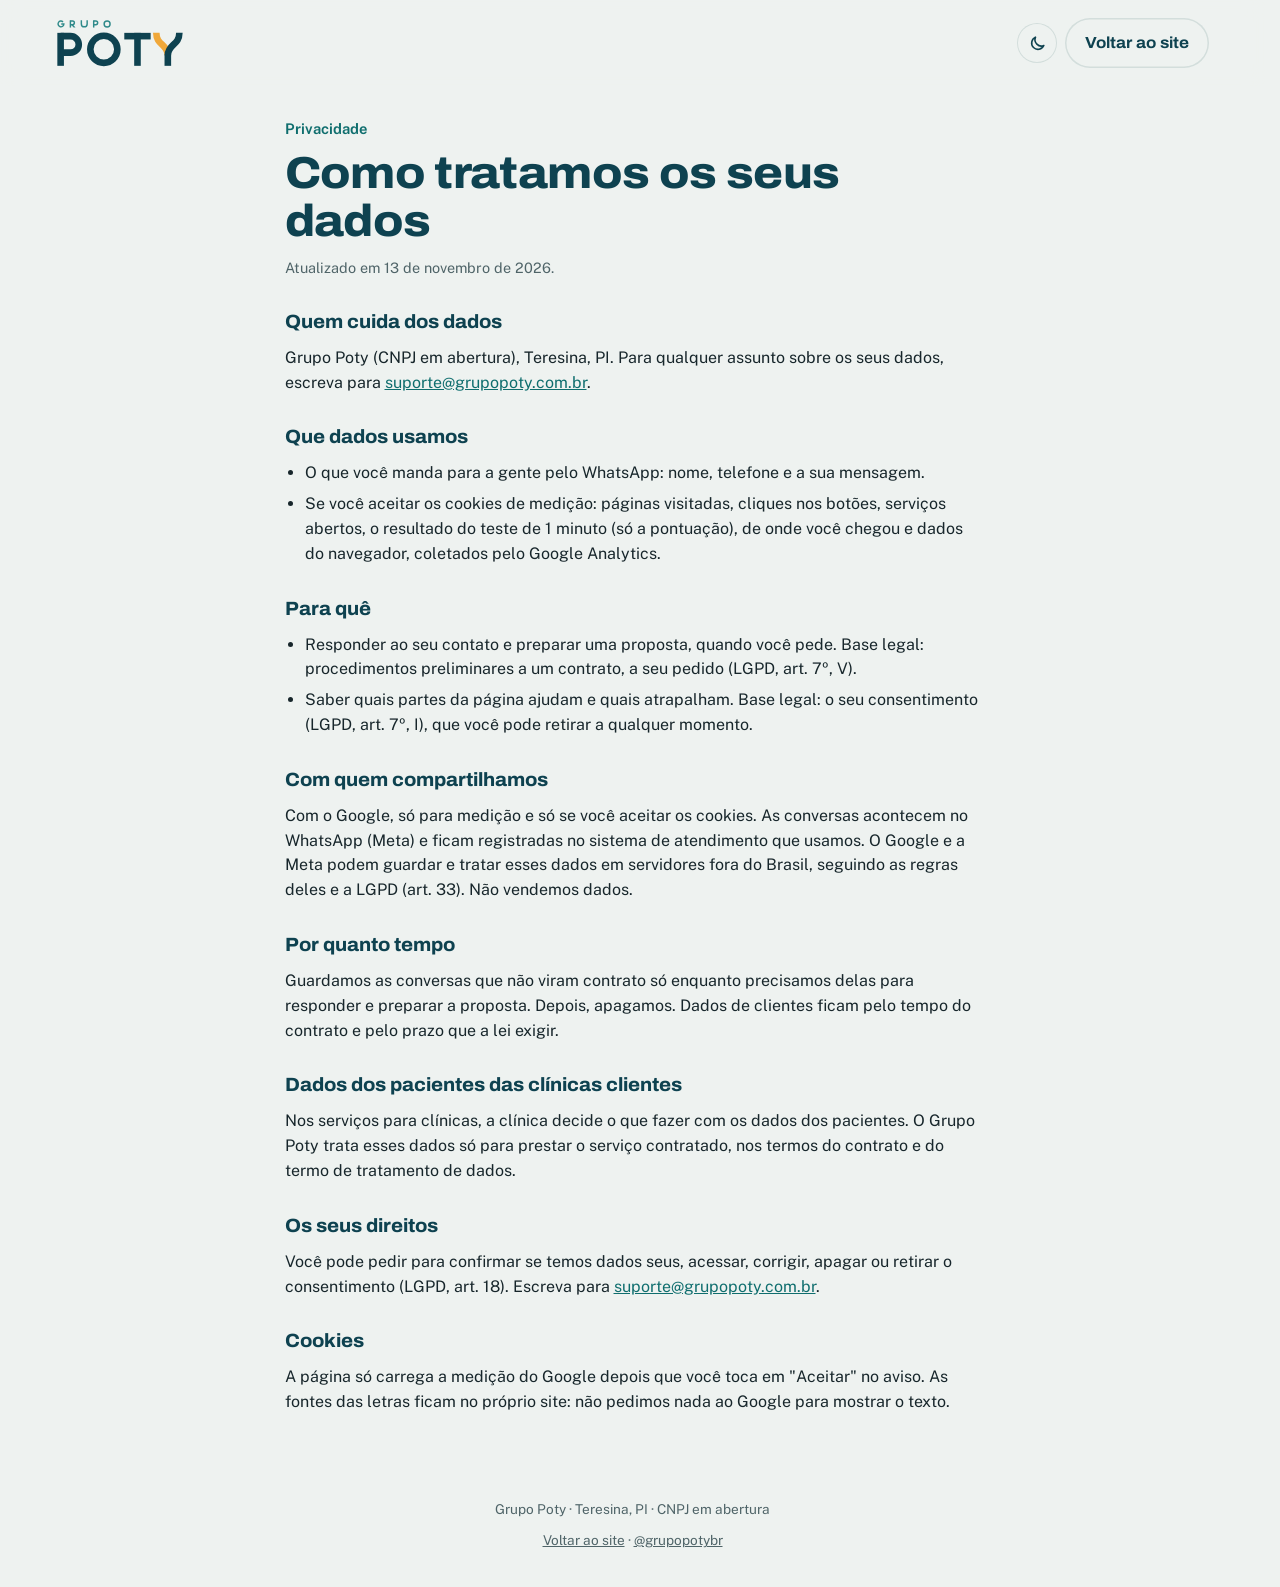
<file: privacidade.html>
<!DOCTYPE html>
<html lang="pt-BR">
<head>
<meta charset="utf-8">
<meta name="viewport" content="width=device-width,initial-scale=1">
<title>Privacidade · Grupo Poty</title>
<meta name="description" content="Como o Grupo Poty trata os dados de quem visita o site ou fala com a gente pelo WhatsApp.">
<link rel="canonical" href="https://grupopoty.com.br/privacidade.html">
<link rel="icon" type="image/png" href="img/favicon-512.png">
<link rel="apple-touch-icon" href="img/favicon-512.png">
<script>(function(){var d=document.documentElement,t=null;d.classList.add("js");
try{t=localStorage.getItem("poty-tema")}catch(e){}
d.dataset.tema=t==="claro"||t==="escuro"?t:(matchMedia("(prefers-color-scheme: dark)").matches?"escuro":"claro")})();</script>
<link rel="stylesheet" href="css/base.css">
</head>
<body>

<header class="s-topo">
  <a class="logo" href="./" aria-label="Grupo Poty, início"><svg class="marca" viewBox="-4 -4 388 147" aria-hidden="true" focusable="false"><g transform="scale(0.22)"><g class="g-grupo" fill="none" stroke-width="20"><path class="l gl" pathLength="1" d="M78.28 21.72A40 40 0 1 0 90 50H54"/><path class="l gl" pathLength="1" d="M180 0V100"/><path class="l gl" pathLength="1" d="M180 10H210A25 25 0 0 1 210 60H180"/><path class="l gl" pathLength="1" d="M331 0V50A40 40 0 0 0 411 50V0"/><path class="l gl" pathLength="1" d="M501 0V100"/><path class="l gl" pathLength="1" d="M501 10H531A25 25 0 0 1 531 60H501"/><circle class="l gl" pathLength="1" cx="686" cy="50" r="41"/></g><path class="perna" d="M211.63 53.54L250.94 100H224.75L196.37 66.46Z"/></g><g transform="translate(0 38)"><g class="g-poty" fill="none" stroke-width="20"><path class="l lp" pathLength="1" d="M10 0V100"/><path class="l lp" pathLength="1" d="M10 10H40A25 25 0 0 1 40 60H10"/><circle class="l lo" pathLength="1" cx="141" cy="50" r="41"/><path class="l lt" pathLength="1" d="M203 10H283"/><path class="l lt" pathLength="1" d="M243 0V100"/><g class="yy"><path class="l y1" pathLength="1" d="M300 0C300 38 335 34 335 68"/><path class="l y2" pathLength="1" d="M370 0C370 38 335 34 335 68"/><path class="l y3" pathLength="1" d="M335 66V100"/></g></g></g></svg></a>
  <div class="acoes">
    <button type="button" class="tema" id="tema" aria-label="Trocar entre claro e escuro">
      <svg class="lua-i" viewBox="0 0 24 24" aria-hidden="true"><path d="M20 14.5A8 8 0 0 1 9.5 4a8 8 0 1 0 10.5 10.5z"/></svg>
      <svg class="sol-i" viewBox="0 0 24 24" aria-hidden="true"><circle cx="12" cy="12" r="4"/><path d="M12 2v2M12 20v2M4.9 4.9l1.4 1.4M17.7 17.7l1.4 1.4M2 12h2M20 12h2M4.9 19.1l1.4-1.4M17.7 6.3l1.4-1.4"/></svg>
    </button>
    <a class="b-lin" href="./" data-voltar>Voltar ao site</a>
  </div>
</header>

<main class="priv">
  <p class="rot-priv">Privacidade</p>
  <h1>Como tratamos os seus dados</h1>
  <p class="atual">Atualizado em 13 de novembro de 2026.</p>

  <h2>Quem cuida dos dados</h2>
  <p>Grupo Poty (CNPJ em abertura), Teresina, PI. Para qualquer assunto sobre os seus dados, escreva para <a href="mailto:suporte@grupopoty.com.br">suporte@grupopoty.com.br</a>.</p>

  <h2>Que dados usamos</h2>
  <ul>
    <li>O que você manda para a gente pelo WhatsApp: nome, telefone e a sua mensagem.</li>
    <li>Se você aceitar os cookies de medição: páginas visitadas, cliques nos botões, serviços abertos, o resultado do teste de 1 minuto (só a pontuação), de onde você chegou e dados do navegador, coletados pelo Google Analytics.</li>
  </ul>

  <h2>Para quê</h2>
  <ul>
    <li>Responder ao seu contato e preparar uma proposta, quando você pede. Base legal: procedimentos preliminares a um contrato, a seu pedido (LGPD, art. 7º, V).</li>
    <li>Saber quais partes da página ajudam e quais atrapalham. Base legal: o seu consentimento (LGPD, art. 7º, I), que você pode retirar a qualquer momento.</li>
  </ul>

  <h2>Com quem compartilhamos</h2>
  <p>Com o Google, só para medição e só se você aceitar os cookies. As conversas acontecem no WhatsApp (Meta) e ficam registradas no sistema de atendimento que usamos. O Google e a Meta podem guardar e tratar esses dados em servidores fora do Brasil, seguindo as regras deles e a LGPD (art. 33). Não vendemos dados.</p>

  <h2>Por quanto tempo</h2>
  <p>Guardamos as conversas que não viram contrato só enquanto precisamos delas para responder e preparar a proposta. Depois, apagamos. Dados de clientes ficam pelo tempo do contrato e pelo prazo que a lei exigir.</p>

  <h2>Dados dos pacientes das clínicas clientes</h2>
  <p>Nos serviços para clínicas, a clínica decide o que fazer com os dados dos pacientes. O Grupo Poty trata esses dados só para prestar o serviço contratado, nos termos do contrato e do termo de tratamento de dados.</p>

  <h2>Os seus direitos</h2>
  <p>Você pode pedir para confirmar se temos dados seus, acessar, corrigir, apagar ou retirar o consentimento (LGPD, art. 18). Escreva para <a href="mailto:suporte@grupopoty.com.br">suporte@grupopoty.com.br</a>.</p>

  <h2>Cookies</h2>
  <p>A página só carrega a medição do Google depois que você toca em "Aceitar" no aviso. As fontes das letras ficam no próprio site: não pedimos nada ao Google para mostrar o texto.</p>
  <div class="rev" hidden>
    <p>Para mudar a sua escolha, use o botão abaixo: o aviso volta a aparecer.</p>
    <p><button type="button" class="b-lin" data-revogar hidden>Mudar minha escolha sobre cookies</button></p>
  </div>
</main>

<footer class="rod">
  <p>Grupo Poty · Teresina, PI · CNPJ em abertura</p>
  <p><a href="./" data-voltar>Voltar ao site</a> · <a href="https://www.instagram.com/grupopotybr/" target="_blank" rel="noopener">@grupopotybr</a></p>
</footer>

<section class="cookies" id="cookies" aria-label="Aviso de cookies" tabindex="-1" hidden>
  <p>Usamos o Google Analytics para contar visitas e cliques, só se você aceitar. <a href="privacidade.html">Privacidade</a></p>
  <div class="ck-bts">
    <button type="button" class="b-lin" data-cookies="recusar">Recusar</button>
    <button type="button" class="b-lin" data-cookies="aceitar">Aceitar</button>
  </div>
</section>

<script type="module" src="js/privacidade.js"></script>
</body>
</html>
</file>
<file: css/base.css>
/* Base: fontes, tokens claro/escuro, reset, tipografia, botões, topo e rodapé. */
@font-face{font-family:"Archivo";font-style:normal;font-weight:400 800;font-stretch:62% 125%;font-display:swap;src:url("../fonts/archivo-wdth-wght.woff2") format("woff2")}
@font-face{font-family:"Public Sans";font-style:normal;font-weight:400 700;font-display:swap;src:url("../fonts/public-sans.woff2") format("woff2")}

:root{
  --rio:#0E4250; --corr:#2F8A8A; --corr6:#0F6E6E; --sol:#F0A83A; --margem:#EEF2F0;
  --graf:#17262B; --apoio:#4F6468; --linha:#D3DEDC; --menta:#8FCFC9;
  --f-tit:"Archivo",Verdana,Arial,sans-serif; --f-txt:"Public Sans","Segoe UI",Arial,sans-serif;
  --bg:#EEF2F0; --sup:#FFFFFF; --tx:#17262B; --tx2:#4F6468; --tit:#0E4250; --linha2:#D3DEDC;
  --acento:#0F6E6E; --logo-grupo:#2F8A8A; --logo-poty:#0E4250; --ab-bg:#EEF2F0; --rgb-linha:47,138,138;
  --moldura:#17262B; --chat-bg:#F4F7F6; --bolha-a:#FFFFFF; --bolha-p:#D7F1F1;
  --tag-bg:#EDFAFA; --tag-tx:#0F6E6E; --ok-bg:#E8F9EB; --ok-tx:#206B38; --info-bg:#EBF6F9; --info-tx:#25677A; --err-bg:#FFEFEF; --err-tx:#B6322D;
  --c1:#0F6B98; --c2:#C25430; --c3:#129390; --c4:#E39A1F;
  --foco:#0F6E6E;
  color-scheme:light;
}
:root[data-tema="escuro"]{
  --bg:#0A242B; --sup:#0F313A; --tx:#E4EDEB; --tx2:#9DB5B4; --tit:#FFFFFF; --linha2:#22484F;
  --acento:#8FCFC9; --logo-grupo:#8FCFC9; --logo-poty:#EEF2F0; --ab-bg:#0E4250; --rgb-linha:143,207,201;
  --moldura:#22484F; --chat-bg:#0A242B; --bolha-a:#0F313A; --bolha-p:#173B45;
  --tag-bg:#0E4250; --tag-tx:#8FCFC9; --ok-bg:#223D27; --ok-tx:#8FD89E; --info-bg:#173B45; --info-tx:#99CEDF; --err-bg:#542523; --err-tx:#F8A49D;
  --c1:#3A8FC0; --c2:#CB6443; --c3:#20A09D; --c4:#C8850D;
  --foco:#8FCFC9;
  color-scheme:dark;
}

*,*::before,*::after{box-sizing:border-box}
/* --topo: altura do topo fixo. O topo.js mede a real; estes valores são a reserva (sem JS, antes da medida). */
:root{--topo:68px}
@media (min-width:720px){:root{--topo:72px}}
@media (min-width:1000px){:root{--topo:85px}}
/* o foco e os links internos param abaixo do topo fixo (WCAG 2.4.11) */
html{scroll-behavior:smooth;-webkit-text-size-adjust:100%;scrollbar-gutter:stable;scroll-padding-top:calc(var(--topo) + 12px)}
@media (prefers-reduced-motion:reduce){html{scroll-behavior:auto}}
body{margin:0;background:var(--bg);color:var(--tx);font:400 1rem/1.55 var(--f-txt);-webkit-font-smoothing:antialiased;overflow-x:hidden;transition:background-color .4s ease,color .4s ease}
h1,h2,h3,p,ol,ul{margin:0}
ol,ul{padding:0;list-style:none}
[hidden]{display:none!important}
a{color:inherit}

/* botões */
.b-sol:focus-visible,.b-lin:focus-visible,.tema:focus-visible,.movimento:focus-visible,.menu a:focus-visible,.rod a:focus-visible{outline:3px solid var(--foco);outline-offset:2px}
.b-sol{cursor:pointer;display:inline-flex;align-items:center;gap:9px;min-height:50px;padding:0 22px;border-radius:999px;background:var(--sol);color:#0E4250;font:750 1rem/1 var(--f-tit);font-stretch:106%;text-decoration:none;transition:background-color .15s ease}
.b-sol:hover{background:#F4B85B}
.b-sol svg{width:19px;height:19px;fill:none;stroke:currentColor;stroke-width:2;stroke-linejoin:round}
.b-lin{appearance:none;background:none;border:0;cursor:pointer;display:inline-flex;align-items:center;min-height:50px;padding:0 20px;border-radius:999px;box-shadow:inset 0 0 0 1.5px var(--linha2);color:var(--tit);font:700 1rem/1 var(--f-tit);font-stretch:106%;text-decoration:none;transition:box-shadow .15s ease}
.b-lin:hover{box-shadow:inset 0 0 0 1.5px var(--acento)}

/* logo (palavra) */
.marca{display:block;width:100%;height:auto;overflow:visible}
.marca .g-grupo{stroke:var(--logo-grupo)}
.marca .perna{fill:var(--logo-grupo)}
.marca .g-poty{stroke:var(--logo-poty)}
.marca .y1{stroke:#F0A83A}

/* topo */
.s-topo{position:sticky;top:0;z-index:8;display:flex;align-items:center;gap:12px;padding:14px 18px;background:var(--bg);background:color-mix(in srgb,var(--bg) 88%,transparent);-webkit-backdrop-filter:blur(10px);backdrop-filter:blur(10px)}
.s-topo .logo{display:block;width:108px;flex:none}
.menu{display:none}
.s-topo .acoes{margin-left:auto;display:flex;gap:8px;align-items:center}
.tema{appearance:none;border:0;background:none;padding:0;font:inherit;cursor:pointer;width:40px;height:40px;border-radius:50%;display:grid;place-items:center;box-shadow:inset 0 0 0 1px var(--linha2);color:var(--tit)}
.tema svg,.movimento svg{width:19px;height:19px;fill:none;stroke:currentColor;stroke-width:2;stroke-linecap:round;stroke-linejoin:round}
.movimento{appearance:none;border:0;background:none;padding:0;font:inherit;cursor:pointer;width:40px;height:40px;border-radius:50%;display:grid;place-items:center;box-shadow:inset 0 0 0 1px var(--linha2);color:var(--tit)}
.movimento .toca-i{display:none}
.movimento[aria-pressed="true"] .toca-i{display:block}
.movimento[aria-pressed="true"] .pausa-i{display:none}
html[data-movimento="parado"] *,html[data-movimento="parado"] *::before,html[data-movimento="parado"] *::after{animation-play-state:paused!important}
@media (prefers-reduced-motion:reduce){.movimento{display:none}}
@media (max-width:359px){.s-topo{padding:14px 14px;gap:8px}.s-topo .logo{width:92px}.s-topo .acoes{gap:6px}}
.tema .sol-i{display:none}
[data-tema="escuro"] .tema .sol-i{display:block}
[data-tema="escuro"] .tema .lua-i{display:none}
.s-topo .b-sol{min-height:40px;padding:0 14px;font-size:.86rem}
.s-topo .b-sol svg{width:16px;height:16px}

/* rodapé */
.rod{padding:28px 20px 36px;display:flex;flex-direction:column;align-items:center;gap:10px;text-align:center;font-size:.85rem;color:var(--tx2);background:var(--bg)}
.rod .logo{display:block;width:120px}
.b-txt{appearance:none;background:none;border:0;padding:0;margin:0;font:inherit;color:inherit;text-decoration:underline;cursor:pointer}
.b-txt:hover{color:var(--acento)}
.b-txt:focus-visible{outline:3px solid var(--foco);outline-offset:2px;border-radius:4px}

/* aviso de cookies: faixa baixa, sem travar a página; fica sob a abertura (z-index 50) */
.cookies{position:fixed;left:0;right:0;bottom:0;z-index:40;display:flex;flex-wrap:wrap;align-items:center;justify-content:center;gap:10px 18px;padding:12px 16px calc(12px + env(safe-area-inset-bottom));background:var(--sup);color:var(--tx);border-top:1px solid var(--linha2);font-size:.88rem;line-height:1.4;transition:background-color .4s ease,color .4s ease}
.cookies:focus{outline:none}
.cookies p{flex:1 1 240px;max-width:44rem}
.cookies a{color:var(--acento);font-weight:600}
.cookies a:focus-visible{outline:3px solid var(--foco);outline-offset:2px}
.cookies .ck-bts{display:flex;gap:10px}
.cookies .b-lin{min-height:44px;padding:0 20px}

@media (min-width:720px){
  .s-topo{padding:16px 40px}
}
@media (min-width:1000px){
  .s-topo{padding:18px 56px}
  .s-topo .logo{width:128px}
  .menu{display:flex;gap:26px;margin-left:40px}
  .menu a{color:var(--tx);text-decoration:none;font:600 .92rem/1 var(--f-txt)}
  .menu a:hover{color:var(--acento)}
}

/* página de privacidade */
.priv{max-width:46rem;margin:0 auto;padding:36px 20px 56px;display:flex;flex-direction:column;gap:12px}
.priv .rot-priv{font:650 .92rem/1 var(--f-txt);color:var(--acento)}
.priv h1{font:800 clamp(1.9rem,6vw,2.8rem)/1.08 var(--f-tit);font-stretch:108%;letter-spacing:-.014em;color:var(--tit)}
.priv .atual{color:var(--tx2);font-size:.9rem}
.priv h2{font:750 1.2rem/1.25 var(--f-tit);font-stretch:104%;color:var(--tit);margin-top:18px}
.priv ul{list-style:disc;padding-left:1.3em;display:grid;gap:6px}
.priv a{color:var(--acento)}
.priv a:focus-visible{outline:3px solid var(--foco);outline-offset:2px}
.priv .b-lin{margin-top:6px}

/* abertura: só existe com html.com-abertura (primeira visita da sessão, sem reduzir movimento) */
.abertura{display:none}
/* o fundo do html acompanha a camada: com a calha da barra de rolagem reservada, a faixa da calha não destoa */
html.com-abertura{overflow:hidden;background:var(--ab-bg)}
/* sem transição de cor na camada: num carregamento lento (WebKit), ela chegou a nascer transparente e clarear em 0,4 s.
   O botão de tema fica por baixo da camada, então a cor não muda enquanto ela está na tela. */
html.com-abertura .abertura{display:block;position:fixed;inset:0;z-index:50;background:var(--ab-bg)}
.abertura .borda{position:absolute;left:0;top:calc(100% - 1px);width:100%;height:80px;display:block}
.abertura .borda path{fill:var(--ab-bg)}
.ab-in{position:absolute;inset:0;overflow:hidden;display:grid;place-items:center}
.arte{position:relative;width:min(72%,460px)}
@media (min-width:720px){.arte{width:min(40%,500px)}}
/* a camada nasce como o primeiro quadro da animação: traços sem desenhar, perna e assinatura apagadas */
.abertura .l{stroke-dasharray:1 2;stroke-dashoffset:1}
.abertura .perna,.abertura .assin{opacity:0}
.assin{margin:0;position:absolute;left:-20%;right:-20%;top:calc(100% + 20px);text-align:center;font:600 1.05rem/1.2 var(--f-txt);letter-spacing:.02em;color:var(--tx2)}
.pontos{position:absolute;inset:0;width:100%;height:100%;pointer-events:none}
.pular{all:unset;cursor:pointer;position:absolute;right:16px;top:16px;z-index:2;padding:8px 14px;border-radius:999px;border:1px solid var(--linha2);color:var(--tx2);font:600 .82rem/1 var(--f-txt)}
.pular:focus-visible{outline:3px solid var(--foco);outline-offset:2px}
</file>
<file: css/secoes.css>
/* Primeira tela e seções. */
/* Fraunces e Nunito só existem dentro do celular de exemplo (.lp-fone): o navegador só baixa quando aparecem. */
@font-face{font-family:"Fraunces";font-style:normal;font-weight:500 600;font-display:swap;src:url("../fonts/fraunces.woff2") format("woff2")}
@font-face{font-family:"Nunito";font-style:normal;font-weight:600 800;font-display:swap;src:url("../fonts/nunito.woff2") format("woff2")}

.hero{position:relative;min-height:calc(100vh - 68px);min-height:calc(100svh - 68px);display:grid;place-items:center;text-align:center;padding:40px 20px 120px;isolation:isolate}
.rios{position:absolute;inset:0;z-index:-1;width:100%;height:100%;pointer-events:none}
.hero .txt{display:flex;flex-direction:column;align-items:center;gap:20px;max-width:860px}
.hero h1{font:800 clamp(2.15rem,8vw,4.3rem)/1.04 var(--f-tit);font-stretch:110%;letter-spacing:-.02em;color:var(--tit);text-wrap:balance}
.h-fixo{display:block}
.so-leitor{position:absolute;width:1px;height:1px;margin:-1px;overflow:hidden;clip-path:inset(50%);white-space:nowrap}
.troca{display:grid;justify-items:center}
.troca span{grid-area:1/1;opacity:0;transform:translateY(.32em);transition:opacity .55s ease,transform .7s cubic-bezier(.22,1,.36,1)}
.troca span.on{opacity:1;transform:none}
.troca span.sai{opacity:0;transform:translateY(-.32em)}
.hero .lead{font-size:clamp(1.02rem,2.6vw,1.2rem);line-height:1.58;color:var(--tx2);max-width:36em}
.bts{display:flex;flex-wrap:wrap;gap:10px;justify-content:center}
.micro{font-size:.88rem;line-height:1.5;color:var(--tx2);max-width:34em}
/* a seta do "Ver o que fazemos" balança de leve (modelo v9) até a pessoa chegar aos serviços; parada com movimento reduzido.
   O botão "Pausar animações" também a para (regra do data-movimento no base.css). */
.b-lin .seta{width:18px;height:18px;margin-left:6px;fill:none;stroke:currentColor;stroke-width:2;stroke-linecap:round;stroke-linejoin:round;animation:boia 2.4s ease-in-out infinite}
@keyframes boia{0%,100%{transform:translateY(0)}50%{transform:translateY(3px)}}
.js body.hub-visto .b-lin .seta{animation:none}
@media (prefers-reduced-motion:reduce){.b-lin .seta{animation:none}}

@media (min-width:1000px){
  .hero{padding:40px 56px 130px}
}

/* Página contínua (13/nov/2026): todas as seções aparecem rolando, com ou sem JavaScript.
   Sem JavaScript, só o teste de 1 minuto sai, com o link do menu para ele
   (sem o teste, a seção seria só uma promessa; o fechamento logo abaixo já traz a ANÁLISE). */
html:not(.js) #s-teste,html:not(.js) .menu a[href="#s-teste"]{display:none}
/* As seções de serviço já ficam na página antes de a pessoa chegar a elas. O que espera a entrada fora do lugar
   (os posts dos criativos, até 110 px para o lado) não pode alargar a página no celular. clip não cria rolagem. */
.servico{overflow-x:clip}
@supports not (overflow-x:clip){.servico{overflow-x:hidden}} /* Safari antes do 16 */
/* Na impressão nada espera a entrada: cartões e posts saem no lugar, mesmo sem a pessoa ter rolado até eles. */
@media print{.js .sv,.js .cena .post{opacity:1!important;transform:none!important;transition:none!important}}

/* Dobras: no computador (e sem a regra do celular enxuto) o corpo aparece sempre; o botão só existe no celular. */
.dobra,.dobra > .d-corpo,.d-in{display:contents}
.dobra > .d-bt{display:none}

.cr-centro{width:100%;display:flex;flex-direction:column;align-items:center;gap:10px}

/* seções */
.sec{position:relative;padding:76px 20px;display:flex;flex-direction:column;align-items:center;text-align:center;gap:14px}
.sec.alt{background:var(--sup);transition:background-color .4s ease}
.rot{display:inline-flex;align-items:center;gap:8px;font:650 .92rem/1 var(--f-txt);color:var(--acento)}
.rot svg{width:18px;height:18px;fill:none;stroke:currentColor;stroke-width:2;stroke-linecap:round;stroke-linejoin:round}
.sec h2{font:800 clamp(1.8rem,6.6vw,3.1rem)/1.06 var(--f-tit);font-stretch:108%;letter-spacing:-.014em;color:var(--tit);max-width:17em;text-wrap:balance}
.sec .lead{font-size:clamp(1rem,2.4vw,1.12rem);line-height:1.58;color:var(--tx2);max-width:36em}
.sub{font:800 clamp(1.35rem,4.2vw,1.9rem)/1.15 var(--f-tit);font-stretch:106%;color:var(--tit);margin-top:60px;text-wrap:balance}

/* ===== CRM: a mesma noite em dois WhatsApps ===== */
.noite{display:grid;grid-template-columns:minmax(0,1fr) minmax(0,1fr);grid-template-areas:"hora hora" "sem com";gap:14px 8px;width:100%;max-width:1020px;margin-top:26px}
.n-hora{grid-area:hora;display:flex;flex-direction:column;align-items:center;gap:6px}
.n-hora b{font:800 2.3rem/1 var(--f-tit);font-stretch:104%;font-variant-numeric:tabular-nums;color:var(--tit)}
.n-hora span{font-size:.84rem;color:var(--tx2);min-height:1.3em}
.n-marcas{display:flex;gap:6px;margin-top:4px}
.n-marcas i{width:30px;height:4px;border-radius:2px;background:var(--linha2);transition:background-color .35s ease}
.n-marcas i.on{background:var(--acento)}
.n-pai{display:flex;flex-direction:column;border-radius:20px;box-shadow:inset 0 0 0 1px var(--linha2);background:var(--chat-bg);overflow:hidden;text-align:left;min-width:0;transition:background-color .4s ease}
.n-sem{grid-area:sem}
.n-com{grid-area:com}
.n-cab{display:flex;align-items:center;gap:8px;padding:10px 12px;background:var(--sup);border-bottom:1px solid var(--linha2);min-height:46px;flex-wrap:wrap}
.n-cab b{font:750 .92rem/1.1 var(--f-tit);color:var(--tit)}
.pill{margin-left:auto;padding:4px 8px;border-radius:999px;font:650 .64rem/1.2 var(--f-txt);white-space:nowrap}
.pill.ruim{background:var(--err-bg);color:var(--err-tx)}
.pill.bom{background:var(--ok-bg);color:var(--ok-tx)}
/* escondida, mas com o lugar guardado: a cena não muda de altura (noite.js, etiqueta()) */
.pill.vazia{visibility:hidden}
.n-chat{height:320px;display:flex;flex-direction:column;justify-content:flex-end;gap:6px;padding:10px;overflow:hidden}
.n-res{min-height:50px;padding:10px;border-top:1px solid var(--linha2);background:var(--sup);display:flex;align-items:center;justify-content:center;text-align:center}
.msg{max-width:94%;padding:7px 9px 4px;border-radius:12px;font-size:.7rem;line-height:1.4;color:var(--tx)}
.msg.pac{align-self:flex-start;background:var(--bolha-a);border-top-left-radius:4px;box-shadow:inset 0 0 0 1px var(--linha2)}
.msg.cli{align-self:flex-end;background:var(--bolha-p);border-top-right-radius:4px}
.msg time{display:block;text-align:right;font-size:.6rem;line-height:1.2;color:var(--tx2);margin-top:2px}
.msg.digitando{display:flex;gap:4px;padding:10px 11px}
.msg.digitando i{width:5px;height:5px;border-radius:50%;background:var(--tx2);animation:pisca 1s ease-in-out infinite}
.msg.digitando i:nth-child(2){animation-delay:.15s}
.msg.digitando i:nth-child(3){animation-delay:.3s}
@keyframes pisca{0%,100%{opacity:.25}50%{opacity:1}}
.msg.sis{align-self:center;max-width:98%;padding:5px 9px;border-radius:999px;background:var(--info-bg);color:var(--info-tx);font:650 .62rem/1.3 var(--f-txt);text-align:center}
.msg.sis.ruim{background:var(--err-bg);color:var(--err-tx)}
.tag{display:inline-block;padding:7px 11px;border-radius:999px;font:700 .74rem/1.2 var(--f-txt)}
.tag.ok{background:var(--ok-bg);color:var(--ok-tx)}
.tag.err{background:var(--err-bg);color:var(--err-tx)}
.gat{display:flex;gap:16px;align-items:center;width:100%;max-width:640px;margin-top:26px;padding:16px 20px;border-radius:18px;box-shadow:inset 0 0 0 1px var(--linha2);background:var(--bg);text-align:left}
.gat b{font:800 2.5rem/1 var(--f-tit);font-stretch:110%;color:var(--tit);flex:none}
.gat p{font-size:.95rem;line-height:1.45;color:var(--tx)}
.gat small{display:block;margin-top:4px;font-size:.76rem;color:var(--tx2)}
.f6{display:grid;grid-template-columns:minmax(0,1fr);gap:12px;width:100%;max-width:1020px;margin-top:20px}
.f6 li{display:flex;flex-direction:column;gap:6px;padding:20px;border-radius:18px;box-shadow:inset 0 0 0 1px var(--linha2);background:var(--bg);text-align:left;transition:background-color .4s ease}
.f6 .ic{width:42px;height:42px;border-radius:12px;background:var(--tag-bg);color:var(--tag-tx);display:grid;place-items:center;margin-bottom:6px}
.f6 .ic svg{width:22px;height:22px;fill:none;stroke:currentColor;stroke-width:2;stroke-linecap:round;stroke-linejoin:round}
.f6 b{font:700 1.04rem/1.25 var(--f-tit);font-stretch:104%;color:var(--tit)}
.f6 span{font-size:.92rem;line-height:1.5;color:var(--tx2)}
.cta-crm{margin-top:26px;display:flex;flex-direction:column;align-items:center;gap:8px}
.cta-crm small{font-size:.82rem;color:var(--tx2)}

/* painel: orçamentos, faturamento, lucro e relatórios. Cores de gráfico da marca, nesta ordem: Azul-rio, Barro, Correnteza, Sol */
.lead-p{margin-top:2px}
.painel{position:relative;width:100%;max-width:1020px;margin-top:22px;border-radius:22px;box-shadow:inset 0 0 0 1px var(--linha2);background:var(--bg);padding:18px;text-align:left;display:flex;flex-direction:column;gap:16px;transition:background-color .4s ease}
.p-topo{display:flex;flex-wrap:wrap;justify-content:space-between;align-items:baseline;gap:6px}
.p-topo b{font:750 1.05rem/1.2 var(--f-tit);font-stretch:106%;color:var(--tit)}
.p-topo span{font-size:.78rem;color:var(--tx2)}
.p-kpis{display:grid;grid-template-columns:repeat(2,minmax(0,1fr));gap:8px}
.p-kpis div{padding:12px 14px;border-radius:14px;background:var(--sup);display:flex;flex-direction:column;gap:5px;transition:background-color .4s ease}
.p-kpis span{font-size:.78rem;color:var(--tx2)}
.p-kpis b{font:800 1.45rem/1 var(--f-tit);font-stretch:104%;color:var(--tit);font-variant-numeric:tabular-nums}
.p-abas{display:flex;flex-wrap:wrap;gap:2px;padding:4px;border-radius:999px;box-shadow:inset 0 0 0 1px var(--linha2);align-self:flex-start}
.p-abas button{all:unset;cursor:pointer;padding:8px 13px;border-radius:999px;font:650 .84rem/1 var(--f-txt);color:var(--tx2);transition:background-color .2s ease,color .2s ease}
.p-abas button[aria-selected="true"]{background:var(--tit);color:var(--bg)}
.p-abas button:focus-visible{outline:3px solid var(--foco);outline-offset:2px}
.p-palco{min-height:262px}
.p-duas{display:grid;grid-template-columns:minmax(0,1fr);gap:22px}
.p-t{font:700 .92rem/1.3 var(--f-tit);color:var(--tit);margin-bottom:10px}
.barras{display:grid;gap:9px}
.barras li{display:grid;grid-template-columns:100px minmax(0,1fr) auto;align-items:center;gap:10px;font-size:.84rem}
.barras li span{color:var(--tx2)}
.barras li > i{display:block;height:12px;width:calc(var(--v) * 100%);min-width:4px;border-radius:0 4px 4px 0;background:var(--c1);transform-origin:left;transition:transform .9s cubic-bezier(.22,1,.36,1)}
.barras li:nth-child(2) > i{transition-delay:.08s}
.barras li:nth-child(3) > i{transition-delay:.16s}
.barras li:nth-child(4) > i{transition-delay:.24s}
.barras li:nth-child(5) > i{transition-delay:.32s}
.barras li b{font:700 .88rem/1 var(--f-tit);color:var(--tit);font-variant-numeric:tabular-nums;text-align:right;min-width:2.5em}
.barras.largas li > i{height:16px}
.js .p-aba:not(.vivo) .barras li > i{transform:scaleX(0)}
.p-lista{display:grid;gap:6px}
.p-lista li{display:grid;grid-template-columns:1fr auto;gap:2px 10px;padding:10px 12px;border-radius:12px;background:var(--sup);transition:background-color .4s ease}
.p-lista b,.p-lista span{font:700 .86rem/1.2 var(--f-tit);color:var(--tit);font-variant-numeric:tabular-nums}
.p-lista span{text-align:right}
.p-lista em{grid-column:1/-1;font-style:normal;font-size:.76rem;color:var(--tx2)}
.p-hero{display:flex;flex-wrap:wrap;align-items:baseline;gap:8px;margin-bottom:16px}
.p-hero b{font:800 2rem/1 var(--f-tit);font-stretch:104%;color:var(--tit);font-variant-numeric:tabular-nums}
.p-hero span{font-size:.86rem;color:var(--tx2)}
.colunas{display:grid;grid-template-columns:repeat(4,minmax(0,1fr));gap:10px;align-items:end}
.colunas div{display:flex;flex-direction:column;align-items:center;gap:6px}
.colunas b{font:700 .78rem/1 var(--f-tit);color:var(--tit);white-space:nowrap}
.colunas i{display:block;width:min(56px,72%);height:calc(var(--v) * 130px);border-radius:4px 4px 0 0;background:var(--c1);transform-origin:bottom;transition:transform .9s cubic-bezier(.22,1,.36,1)}
.colunas div:nth-child(2) i{transition-delay:.08s}
.colunas div:nth-child(3) i{transition-delay:.16s}
.colunas div:nth-child(4) i{transition-delay:.24s}
.colunas span{align-self:stretch;text-align:center;padding-top:7px;border-top:1px solid var(--linha2);font-size:.78rem;color:var(--tx2)}
.js .p-aba:not(.vivo) .colunas i{transform:scaleY(0)}
.seg4{display:flex;gap:2px;height:14px;border-radius:4px;overflow:hidden;transform-origin:left;transition:transform 1s cubic-bezier(.22,1,.36,1)}
.seg4 i{flex:var(--g) 1 0;min-width:3px}
.js .p-aba:not(.vivo) .seg4{transform:scaleX(0)}
.s1{background:var(--c1)} .s2{background:var(--c2)} .s3{background:var(--c3)} .s4{background:var(--c4)}
.leg4{display:grid;grid-template-columns:1fr 1fr;gap:7px 12px;margin-top:12px;font-size:.82rem;color:var(--tx)}
.leg4 i{display:inline-block;width:10px;height:10px;border-radius:3px;margin-right:7px;vertical-align:-1px}
.leg4 b{color:var(--tit);margin-left:3px;font-variant-numeric:tabular-nums}
.p-mini{display:grid;grid-template-columns:1fr 1fr;gap:8px;margin-top:16px}
.p-mini div{padding:10px 12px;border-radius:12px;background:var(--sup);display:flex;flex-direction:column;gap:4px;transition:background-color .4s ease}
.p-mini span{font-size:.76rem;color:var(--tx2)}
.p-mini b{font:800 1.15rem/1 var(--f-tit);color:var(--tit)}
.p-obs{font-size:.8rem;line-height:1.45;color:var(--tx2);margin-top:12px}
@media (max-width:519px){
  .p-abas{flex-wrap:nowrap;align-self:stretch;justify-content:space-between;max-width:100%;overflow-x:auto;scrollbar-width:none}
  .p-abas::-webkit-scrollbar{display:none}
  .p-abas button{padding:8px 9px;font-size:.76rem;flex:none}
  .p-kpis b{font-size:1.2rem}
  .barras li{grid-template-columns:84px minmax(0,1fr) auto}
}
.p-dica{position:absolute;z-index:5;pointer-events:none;padding:6px 9px;border-radius:8px;background:var(--tit);color:var(--bg);font:650 .76rem/1.2 var(--f-txt);white-space:nowrap;opacity:0;transition:opacity .15s ease}
@media (min-width:720px){
  .painel{padding:24px}
  .p-kpis{grid-template-columns:repeat(4,minmax(0,1fr))}
  .p-duas{grid-template-columns:minmax(0,1fr) minmax(0,1fr);gap:36px}
}




.hub{padding-top:60px}
.servicos4{--g:76px;position:relative;display:grid;grid-template-columns:minmax(0,1fr);gap:10px;width:100%;max-width:1060px;margin-top:var(--g);padding-left:32px}
.ramos{position:absolute;left:0;top:calc(-1 * var(--g));width:100%;height:calc(100% + var(--g));pointer-events:none;overflow:visible}
.ramos path{fill:none;stroke:var(--acento);stroke-width:2;opacity:.7}
.ramos circle{fill:#F0A83A;opacity:0}
.sv{all:unset;box-sizing:border-box;cursor:pointer;position:relative;display:flex;flex-direction:column;gap:7px;padding:16px;border-radius:18px;box-shadow:inset 0 0 0 1px var(--linha2);background:var(--sup);text-align:left;transition:opacity .5s ease,transform .6s cubic-bezier(.22,1,.36,1),box-shadow .2s ease,background-color .4s ease}
.js .sv:not(.vivo){opacity:0;transform:translateY(12px)}
/* Quem chega pelo teclado não espera o braço: com o foco na grade, os cartões aparecem (WCAG 2.4.7). */
.js .servicos4:focus-within .sv{opacity:1;transform:none}
.sv:hover{box-shadow:inset 0 0 0 1.5px var(--acento)}
.sv:focus-visible{outline:3px solid var(--foco);outline-offset:2px}
.sv .ic{width:42px;height:42px;border-radius:12px;background:var(--tag-bg);color:var(--tag-tx);display:grid;place-items:center}
.sv .ic svg{width:22px;height:22px;fill:none;stroke:currentColor;stroke-width:2;stroke-linecap:round;stroke-linejoin:round}
.sv b{font:750 1.05rem/1.2 var(--f-tit);font-stretch:104%;color:var(--tit)}
.sv > span:not(.ic){font-size:.9rem;line-height:1.45;color:var(--tx2)}
.sv em{margin-top:4px;font-style:normal;font:650 .86rem/1 var(--f-txt);color:var(--acento);display:inline-flex;align-items:center;gap:6px}
.sv em svg{width:16px;height:16px;fill:none;stroke:currentColor;stroke-width:2.2;stroke-linecap:round;stroke-linejoin:round;transition:transform .3s ease}
/* o cartão leva para baixo, até o serviço: ao passar o mouse, a seta desce um pouco */
.sv:hover em svg{transform:translateY(2px)}
@media (min-width:900px){
  .servicos4{--g:110px;grid-template-columns:repeat(4,minmax(0,1fr));gap:16px;padding-left:0}
  .sv{padding:20px 18px;min-height:224px}
}

/* cenas simétricas: 2 itens | peça no centro | 2 itens */
.cena{display:grid;grid-template-columns:minmax(0,1fr);gap:18px;justify-items:center;width:100%;max-width:1080px;margin-top:26px}
.cena .centro{order:-1}
.itens{display:grid;gap:12px;width:100%;max-width:360px}
.itens li{position:relative;display:flex;flex-direction:column;gap:3px;padding:14px 16px;border-radius:16px;box-shadow:inset 0 0 0 1px var(--linha2);background:var(--bg);text-align:left;transition:box-shadow .35s ease,background-color .35s ease}
.sec.alt .itens li{background:var(--sup)}
.itens li b{font:700 1rem/1.25 var(--f-tit);font-stretch:104%;color:var(--tit)}
.itens li span{font-size:.9rem;line-height:1.45;color:var(--tx2)}
.itens li.on{box-shadow:inset 0 0 0 1.5px var(--acento)}

/* vídeo */
.v-tela{position:relative;width:240px;aspect-ratio:9/16;border-radius:24px;overflow:hidden;background:#0E4250;box-shadow:inset 0 0 0 1px var(--linha2)}
.v-tela svg.fundo{position:absolute;inset:0;width:100%;height:100%}
.v-barras{position:absolute;left:10px;right:10px;top:10px;display:flex;gap:4px;z-index:3}
.v-barras i{flex:1;height:3px;border-radius:2px;background:rgba(255,255,255,.28);overflow:hidden}
.v-barras b{display:block;height:100%;background:#fff;transform:scaleX(0);transform-origin:left}
.v-leg{position:absolute;left:14px;right:14px;top:56%;z-index:3;min-height:5.2em;font:800 1.12rem/1.22 var(--f-tit);font-stretch:104%;color:#fff;text-align:center;text-wrap:balance}
.v-leg span{opacity:0;transition:opacity .22s ease}
.v-leg span.on{opacity:1}
.v-rec{position:absolute;left:12px;bottom:14px;z-index:3;display:flex;gap:6px;align-items:center;font:600 .7rem/1 var(--f-txt);color:#C9DCD9}
.v-rec::before{content:"";width:7px;height:7px;border-radius:50%;background:#F0A83A}

/* landing page: o dono escolhe o tipo de clínica, a página do celular muda de cara e mostra cada parte */
.tipos{display:inline-flex;flex-wrap:wrap;justify-content:center;gap:2px;padding:4px;border-radius:999px;box-shadow:inset 0 0 0 1px var(--linha2);background:var(--bg);margin-top:10px;transition:background-color .4s ease}
.tipos button{all:unset;cursor:pointer;padding:10px 16px;border-radius:999px;font:650 .92rem/1 var(--f-txt);color:var(--tx2);transition:background-color .2s ease,color .2s ease}
.tipos button[aria-selected="true"]{background:var(--tit);color:var(--bg)}
.tipos button:focus-visible{outline:3px solid var(--foco);outline-offset:2px}
@media (max-width:519px){ .tipos{flex-wrap:nowrap} .tipos button{padding:9px 10px;font-size:.8rem;white-space:nowrap} }
.tipos button{display:inline-flex;align-items:center;gap:7px}
.tipos button svg{width:16px;height:16px;fill:none;stroke:currentColor;stroke-width:2;stroke-linecap:round;stroke-linejoin:round;flex:none}
@media (max-width:519px){ .tipos button svg{display:none} }
.lp-fone{
  --m-bg:#FBF6F7; --m-tx:#3D2730; --m-tx2:#6E5560; --m-ac:#A85C78; --m-ac2:#7A3E56; --m-soft:#F2DDE4; --m-font:"Fraunces",Georgia,serif; --m-body:"Public Sans",Arial,sans-serif;
  position:relative;width:260px;height:530px;border-radius:36px;border:9px solid var(--moldura);overflow:hidden;background:var(--m-bg);transition:border-color .4s ease,background-color .4s ease}
.lp-fone[data-tipo="odonto"]{--m-bg:#F3FAFD; --m-tx:#0F2F45; --m-tx2:#4A6378; --m-ac:#1673B5; --m-ac2:#0E5A8F; --m-soft:#DCEFFA; --m-font:"Nunito",Arial,sans-serif; --m-body:"Nunito",Arial,sans-serif}
/* Até chegar perto da tela (exemplos.js põe .perto a 600 px dela), o celular usa fontes de reserva: assim a Fraunces
   e a Nunito não entram na carga da página, que é contínua e já traz o exemplo desde o começo. */
.js .lp-fone:not(.perto){--m-font:Georgia,serif;--m-body:"Public Sans",Arial,sans-serif}
.lp-fone[data-tipo="medica"]{--m-bg:#F7FAF9; --m-tx:#18332B; --m-tx2:#4C6A61; --m-ac:#23765D; --m-ac2:#185A47; --m-soft:#DCEEE7; --m-font:"Archivo",Arial,sans-serif; --m-body:"Public Sans",Arial,sans-serif}
.lp-fone::before{content:"";position:absolute;top:7px;left:50%;width:74px;height:20px;margin-left:-37px;border-radius:12px;background:var(--moldura);z-index:6;transition:background-color .4s ease}
.lp-tela{position:absolute;inset:0;overflow:hidden;transition:opacity .3s ease}
.lp-tela.trocando{opacity:0}
.lp-rolo{color:var(--m-tx);text-align:left;font:400 .66rem/1.45 var(--m-body);will-change:transform}
.lp-rolo p,.lp-rolo ol,.lp-rolo ul{margin:0;padding:0;list-style:none}
.lp-rolo svg{fill:none;stroke:currentColor;stroke-width:1.8;stroke-linecap:round;stroke-linejoin:round}
.lp-rolo svg.m-ilu{display:block;width:100%;height:auto;stroke:none}
.m-menu{display:block;width:16px;height:2px;background:var(--m-tx);box-shadow:0 5px 0 var(--m-tx),0 -5px 0 var(--m-tx)}
.m-bt{align-self:flex-start;display:inline-flex;align-items:center;padding:9px 13px;border-radius:999px;background:var(--m-ac);color:#fff;font:700 .66rem/1 var(--m-body)}
.m-bloco{padding:16px;display:flex;flex-direction:column;gap:9px;border-top:1px solid var(--m-soft)}
.m-bloco .t5{font:600 .88rem/1.2 var(--m-font);color:var(--m-tx)}
.lp-rolo .av{width:30px;height:30px;border-radius:50%;background:var(--m-soft);color:var(--m-ac2);display:grid;place-items:center;font:700 .64rem/1 var(--m-body);flex:none}
.m-mapa{position:relative;height:84px;border-radius:12px;background:var(--m-soft);overflow:hidden}
.m-mapa svg{position:absolute;inset:0;width:100%;height:100%}
.m-faq{display:grid;gap:5px}
.m-faq p{padding:8px 10px;border-radius:10px;background:#fff;box-shadow:inset 0 0 0 1px var(--m-soft);display:flex;justify-content:space-between;gap:8px}
.m-faq p::after{content:"+";color:var(--m-ac);font-weight:700}
.m-faq p.aberta{flex-direction:column;gap:3px}
.m-faq p.aberta::after{content:none}
.m-faq p.aberta span{color:var(--m-tx2)}
.m-obs{font-size:.58rem;color:var(--m-tx2)}
.m-rod{padding:16px 16px 86px;color:var(--m-tx2);font-size:.58rem;border-top:1px solid var(--m-soft);display:flex;flex-direction:column;gap:4px}
.m-zap{position:absolute;left:12px;right:12px;bottom:14px;z-index:5;display:flex;align-items:center;justify-content:center;gap:7px;padding:12px;border-radius:999px;background:var(--m-ac);color:#fff;font:750 .74rem/1 var(--m-body);outline:3px solid transparent;outline-offset:3px;transition:outline-color .4s ease,background-color .3s ease}
.m-zap svg{width:15px;height:15px;fill:none;stroke:currentColor;stroke-width:2;stroke-linejoin:round}
.m-zap.brilha{outline-color:color-mix(in srgb,var(--m-ac) 45%,transparent)}

/* estética: calma, elegante, imagem em arco */
.e-topo{position:relative;display:flex;justify-content:center;align-items:center;padding:38px 16px 12px}
.e-topo b{font:500 1.02rem/1 var(--m-font);letter-spacing:.05em}
.e-topo .m-menu{position:absolute;right:16px;top:44px}
.e-ilu{margin:0 12px;border-radius:120px 120px 18px 18px;overflow:hidden}
.e-hero{padding:16px 18px 20px;display:flex;flex-direction:column;align-items:center;text-align:center;gap:8px}
.e-hero .t4{font:500 1.3rem/1.14 var(--m-font);color:var(--m-tx)}
.e-hero p{color:var(--m-tx2)}
.e-hero .m-bt{align-self:center}
.e-trat{display:grid;grid-template-columns:1fr 1fr;gap:7px}
.e-trat div{padding:11px 10px;border-radius:14px;background:#fff;box-shadow:inset 0 0 0 1px var(--m-soft);display:flex;flex-direction:column;gap:7px;font-weight:600}
.e-trat svg{width:18px;height:18px;color:var(--m-ac)}
.lp-rolo .e-linha{display:grid;gap:10px;position:relative;padding-left:18px}
.e-linha::before{content:"";position:absolute;left:4px;top:4px;bottom:4px;width:1.5px;background:var(--m-soft)}
.e-linha li{position:relative;display:flex;flex-direction:column;gap:1px}
.e-linha li::before{content:"";position:absolute;left:-18px;top:3px;width:9px;height:9px;border-radius:50%;background:var(--m-ac)}
.e-linha b{font:600 .72rem/1.2 var(--m-font)}
.e-linha span{color:var(--m-tx2)}
.e-prof{display:flex;gap:10px;align-items:center;padding:12px;border-radius:16px;background:var(--m-soft)}
.lp-rolo .e-prof .av{background:#fff;width:40px;height:40px}
.e-prof b{display:block;font:600 .74rem/1.2 var(--m-font)}
.e-prof small{font-size:.58rem;color:var(--m-tx2)}

/* odontologia: clara, amigável, para a família */
.o-topo{display:flex;align-items:center;justify-content:space-between;padding:38px 14px 10px}
.o-topo b{display:flex;align-items:center;gap:6px;font:800 .9rem/1 var(--m-font);color:var(--m-ac2)}
.o-topo b svg{width:18px;height:18px;color:var(--m-ac)}
.o-topo > span{padding:7px 11px;border-radius:999px;background:var(--m-ac);color:#fff;font:800 .58rem/1 var(--m-body)}
.o-hero{position:relative;margin:2px 12px 0;border-radius:18px;overflow:hidden;background:var(--m-soft)}
.o-badges{display:flex;flex-wrap:wrap;gap:4px}
.o-badges span{padding:5px 8px;border-radius:999px;background:var(--m-soft);color:var(--m-ac2);font:800 .54rem/1 var(--m-body)}
.o-tit{padding:14px 16px 18px;display:flex;flex-direction:column;gap:8px}
.o-tit .t4{font:800 1.16rem/1.16 var(--m-font);color:var(--m-tx)}
.o-tit p{color:var(--m-tx2)}
.o-grid{display:grid;grid-template-columns:1fr 1fr;gap:7px}
.o-grid div{padding:11px 10px;border-radius:14px;background:var(--m-soft);display:flex;flex-direction:column;gap:7px;font:800 .64rem/1.2 var(--m-body);color:var(--m-ac2)}
.o-grid svg{width:20px;height:20px;color:var(--m-ac)}
.o-rt{display:flex;gap:10px;align-items:center;padding:11px;border-radius:14px;background:#fff;box-shadow:inset 0 0 0 1.5px var(--m-soft)}
.o-rt b{display:block;font:800 .72rem/1.2 var(--m-font)}
.o-rt small{font-size:.58rem;color:var(--m-tx2)}
.o-conv{display:flex;flex-wrap:wrap;gap:5px}
.o-conv span{padding:7px 10px;border-radius:10px;background:#fff;box-shadow:inset 0 0 0 1px var(--m-soft);font:700 .6rem/1 var(--m-body);color:var(--m-tx2)}

/* clínica médica: institucional e organizada */
.sm-topo{display:flex;align-items:center;gap:8px;padding:38px 14px 12px;border-bottom:1px solid var(--m-soft)}
.sm-topo .lg{width:24px;height:24px;border-radius:7px;background:var(--m-ac);color:#fff;display:grid;place-items:center;flex:none}
.sm-topo .lg svg{width:15px;height:15px}
.sm-topo b{font:750 .88rem/1 var(--m-font);font-stretch:104%}
.sm-topo .m-menu{margin-left:auto}
.sm-hero{padding:12px 12px 0}
.sm-hero .m-ilu{border-radius:12px}
.sm-agenda{position:relative;margin:-26px 18px 16px;padding:13px;border-radius:14px;background:#fff;box-shadow:inset 0 0 0 1px var(--m-soft);display:flex;flex-direction:column;gap:7px}
.sm-agenda .t4{font:750 1.02rem/1.18 var(--m-font);font-stretch:104%;color:var(--m-tx)}
.sm-agenda p{color:var(--m-tx2)}
.sm-lista li{display:flex;justify-content:space-between;align-items:center;gap:8px;padding:9px 2px;border-bottom:1px solid var(--m-soft);font-weight:600}
.sm-lista li:last-child{border-bottom:0}
.sm-lista small{font-size:.54rem;font-weight:500;color:var(--m-tx2)}
.sm-eq{display:grid;grid-template-columns:1fr 1fr;gap:7px}
.sm-eq div{padding:10px;border-radius:12px;background:#fff;box-shadow:inset 0 0 0 1px var(--m-soft);display:flex;flex-direction:column;gap:4px}
.sm-eq b{font:700 .62rem/1.25 var(--m-body)}
.sm-eq small{font-size:.54rem;color:var(--m-tx2)}
.nota-lp{font-size:.84rem;line-height:1.5;color:var(--tx2);max-width:38em;margin-top:6px}

/* criativos */
.grade9{width:min(100%,330px);display:grid;grid-template-columns:repeat(3,minmax(0,1fr));gap:4px}
.post{min-width:0;overflow-wrap:anywhere;aspect-ratio:4/5;padding:8px;border-radius:6px;display:flex;flex-direction:column;justify-content:flex-end;gap:5px;text-align:left;font:800 .6rem/1.16 var(--f-tit);font-stretch:104%;transition:opacity .7s ease var(--d,0s),transform 1s cubic-bezier(.22,1,.36,1) var(--d,0s)}
.js .cena:not(.vivo) .post{opacity:0;transform:translate(var(--x,0),var(--y,0))}
.post small{font:600 .52rem/1.25 var(--f-txt);opacity:.85}
.post .big{font-size:1.5rem;line-height:1}
.post .sol{width:16px;height:3px;border-radius:2px;background:#F0A83A}
.post svg{width:22px;height:22px;fill:none;stroke:currentColor;stroke-width:2;stroke-linejoin:round}
.post .pts{display:flex;gap:3px}
.post .pts i{width:4px;height:4px;border-radius:50%;background:currentColor;opacity:.4}
.post .pts i:first-child{opacity:1}
.p-rio{background:#0E4250;color:#fff}
.p-mar{background:#EEF2F0;color:#0E4250;box-shadow:inset 0 0 0 1px #D3DEDC}
.p-cor{background:#0F6E6E;color:#fff}
.p-bra{background:#fff;color:#0E4250;box-shadow:inset 0 0 0 1px #D3DEDC}
.p-esc{background:#17262B;color:#fff}
.bingo{display:grid;grid-template-columns:repeat(3,1fr);gap:2px}
.bingo i{aspect-ratio:1;border-radius:2px;background:#D7F1F1}
.bingo i:nth-child(5){background:#F0A83A}
.cr-leg{font-size:.8rem;color:var(--tx2)}

/* ===== teste de 1 minuto ===== */
.teste{width:100%;max-width:620px;margin-top:24px;border-radius:24px;box-shadow:inset 0 0 0 1px var(--linha2);background:var(--bg);padding:24px;display:flex;flex-direction:column;gap:18px;text-align:left;overflow:hidden;transition:background-color .4s ease}
.t-topo{display:flex;align-items:center;gap:12px}
.t-barra{flex:1;height:6px;border-radius:3px;background:var(--linha2);overflow:hidden}
.t-barra b{display:block;height:100%;width:0;background:var(--acento);transition:width .5s cubic-bezier(.65,0,.35,1)}
.t-cont{font:650 .82rem/1 var(--f-txt);color:var(--tx2);font-variant-numeric:tabular-nums;white-space:nowrap}
.t-q{display:flex;flex-direction:column;gap:18px;transition:opacity .28s ease,transform .36s cubic-bezier(.22,1,.36,1)}
.t-q.sai{opacity:0;transform:translateX(-22px)}
.t-q.entra{opacity:0;transform:translateX(22px);transition:none}
.t-perg{font:750 clamp(1.12rem,3.6vw,1.42rem)/1.32 var(--f-tit);font-stretch:104%;color:var(--tit);min-height:4em}
.t-bts{display:grid;grid-template-columns:1fr 1fr;gap:10px}
.t-bt{all:unset;cursor:pointer;box-sizing:border-box;text-align:center;padding:16px;border-radius:14px;box-shadow:inset 0 0 0 1.5px var(--linha2);font:750 1.05rem/1 var(--f-tit);color:var(--tit);transition:box-shadow .15s ease,background-color .15s ease}
.t-bt:hover{box-shadow:inset 0 0 0 1.5px var(--acento)}
.t-bt:focus-visible,.t-refazer:focus-visible{outline:3px solid var(--foco);outline-offset:2px}
.t-res{display:flex;flex-direction:column;gap:14px}
.t-n{font:800 2.6rem/1 var(--f-tit);font-stretch:110%;color:var(--tit)}
.t-n small{font:650 1rem/1.2 var(--f-txt);color:var(--tx2);margin-left:6px}
.t-seg{display:grid;grid-template-columns:repeat(7,1fr);gap:4px}
.t-seg i{height:8px;border-radius:4px;background:var(--linha2);transition:background-color .3s ease}
.t-seg i.on{background:var(--err-tx)}
.t-txt{font-size:1rem;line-height:1.5;color:var(--tx)}
.t-areas{display:flex;flex-wrap:wrap;gap:6px}
.t-areas span{padding:6px 10px;border-radius:999px;background:var(--tag-bg);color:var(--tag-tx);font:650 .8rem/1.2 var(--f-txt)}
.t-msg{font-size:.84rem;line-height:1.45;color:var(--tx2);padding:10px 12px;border-radius:12px;background:var(--sup);white-space:pre-line}
.t-acoes{display:flex;flex-wrap:wrap;gap:14px;align-items:center}
.t-refazer{all:unset;cursor:pointer;font:650 .92rem/1 var(--f-txt);color:var(--acento);text-decoration:underline;text-underline-offset:3px}

/* fecho e rodapé */
/* fundo Rio nos dois temas: o anel de foco é o Rio claro (6,2:1), porque o --foco do tema claro some no Rio (1,8:1) */
.fecho{background:#0E4250;--tit:#FFFFFF;--foco:#8FCFC9}
.fecho .bts{margin-top:8px}
.fecho .lead{color:#C9DCD9}
.fecho .rot{color:#8FCFC9}

@media (min-width:560px){ .f6{grid-template-columns:repeat(2,minmax(0,1fr))} }
@media (min-width:720px){
  .sec{padding:96px 40px}
  .msg{font-size:.78rem}
  .n-chat{height:340px}
  .noite{gap:16px 16px}
}
@media (min-width:900px){
  .noite{grid-template-columns:minmax(0,1fr) 170px minmax(0,1fr);grid-template-areas:"sem hora com";gap:24px;align-items:center}
  .n-hora b{font-size:3.1rem}
  .n-marcas{flex-direction:column;gap:6px}
  .n-marcas i{width:4px;height:34px}
  .n-chat{height:380px}
  .msg{font-size:.82rem;max-width:86%}
  .f6{grid-template-columns:repeat(3,minmax(0,1fr))}
  .cena{grid-template-columns:minmax(0,1fr) auto minmax(0,1fr);align-items:center;gap:44px}
  .cena .centro{order:0}
  .itens.esq{justify-self:end}
  .itens.esq li{text-align:right}
  .itens.dir{justify-self:start}
  .itens li::after{content:"";position:absolute;top:50%;width:30px;height:1.5px;background:var(--linha2);transition:background-color .35s ease}
  .itens.esq li::after{right:-38px}
  .itens.dir li::after{left:-38px}
  .itens li.on::after{background:var(--acento)}
  .v-tela{width:262px}
  .lp-fone{width:262px;height:524px}
  .grade9{width:360px}
}

/* Sem JavaScript o vídeo fica no quadro final, com as barras cheias. */
html:not(.js) .v-barras b{transform:scaleX(1)}
@media (prefers-reduced-motion:reduce){ .js .cena:not(.vivo) .post{opacity:1;transform:none} .js .sv,.sv em svg{transition:none} }
</file>
<file: css/enxuto.css>
/* Celular enxuto (menos de 720 px): o que é detalhe fica dobrado e os cartões viram botões pequenos.
   Só vale com JavaScript (html.js) e depois que o enxuto.js marcou as dobras (.enx) e os cartões
   (li.cartao, com um <button class="c-bt"> que leva o título). Sem JavaScript, ou a partir de 720 px, tudo aparece aberto. */
@media (max-width:719px){
  .js .dobra.enx{display:block;width:100%;max-width:560px;margin-top:16px;border-radius:18px;box-shadow:inset 0 0 0 1px var(--linha2);background:var(--sup);overflow:hidden;text-align:left;transition:background-color .4s ease}
  .js .sec.alt .dobra.enx{background:var(--bg)}
  .js .dobra.enx > .d-bt{all:unset;box-sizing:border-box;cursor:pointer;width:100%;display:flex;align-items:center;justify-content:space-between;gap:12px;padding:15px 16px}
  .js .dobra.enx .d-bt b{display:block;font:750 1rem/1.25 var(--f-tit);font-stretch:104%;color:var(--tit)}
  .js .dobra.enx .d-bt small{display:block;margin-top:3px;font-size:.8rem;line-height:1.35;color:var(--tx2)}
  .js .dobra.enx .d-bt small[hidden]{display:none}
  .js .dobra.enx .d-bt i{position:relative;width:30px;height:30px;border-radius:50%;box-shadow:inset 0 0 0 1.5px var(--linha2);flex:none}
  .js .dobra.enx .d-bt i::before,.js .dobra.enx .d-bt i::after{content:"";position:absolute;left:50%;top:50%;width:12px;height:2px;margin:-1px 0 0 -6px;border-radius:1px;background:var(--acento);transition:transform .3s ease}
  .js .dobra.enx .d-bt i::after{transform:rotate(90deg)}
  .js .dobra.enx.aberta .d-bt i::after{transform:rotate(0)}
  .js .dobra.enx .d-bt:focus-visible{outline:3px solid var(--foco);outline-offset:-3px;border-radius:18px}
  /* fechada: sem altura e sem visibilidade (o atraso deixa o fechamento animar antes de sumir) */
  .js .dobra.enx > .d-corpo{display:grid;grid-template-rows:0fr;visibility:hidden;transition:grid-template-rows .5s cubic-bezier(.65,0,.35,1),visibility 0s .5s}
  .js .dobra.enx.aberta > .d-corpo{grid-template-rows:1fr;visibility:visible;transition:grid-template-rows .5s cubic-bezier(.65,0,.35,1),visibility 0s}
  .js .dobra.enx .d-in{display:flex;flex-direction:column;align-items:center;gap:14px;min-height:0;overflow:hidden;padding:0 12px;text-align:center}
  .js .dobra.enx.aberta .d-in{padding-bottom:16px}
  .js .dobra.enx .sub{display:none}
  .js .dobra.enx .f6{margin-top:0}
  .js .dobra.enx .gat,.js .dobra.enx .painel{margin-top:0}

  /* os cartões ao lado das peças viram botões pequenos; tocar abre o texto. O <li> é a pílula, o botão a preenche. */
  .js .cena:has(li.cartao){gap:12px}
  .js .cena .itens:has(> li.cartao){display:flex;flex-wrap:wrap;justify-content:center;gap:6px;max-width:none}
  .js .cena .itens li.cartao{flex:0 0 auto;gap:0;padding:0;border-radius:999px;transition:background-color .25s ease,box-shadow .25s ease,border-radius .25s ease}
  .js .cena .itens li.cartao > .c-bt{all:unset;box-sizing:border-box;display:block;cursor:pointer;padding:9px 13px;border-radius:inherit}
  .js .cena .itens li.cartao b{display:block;font-size:.86rem}
  .js .cena .itens li.cartao span{display:none}
  .js .cena .itens li.cartao.on{background:var(--tag-bg)}
  .js .cena .itens li.cartao.aberto{flex:1 1 100%;border-radius:14px}
  .js .cena .itens li.cartao.aberto > .c-bt{width:100%;padding:12px 14px 3px}
  .js .cena .itens li.cartao.aberto span{display:block;padding:0 14px 12px}
  .js .cena .itens li.cartao > .c-bt:focus-visible{outline:3px solid var(--foco);outline-offset:2px}
}

/* Movimento reduzido: as dobras e o "+" abrem sem transição */
@media (prefers-reduced-motion:reduce){
  .js .dobra.enx > .d-corpo,.js .dobra.enx.aberta > .d-corpo,.js .dobra.enx .d-bt i::before,.js .dobra.enx .d-bt i::after{transition:none}
}
</file>
